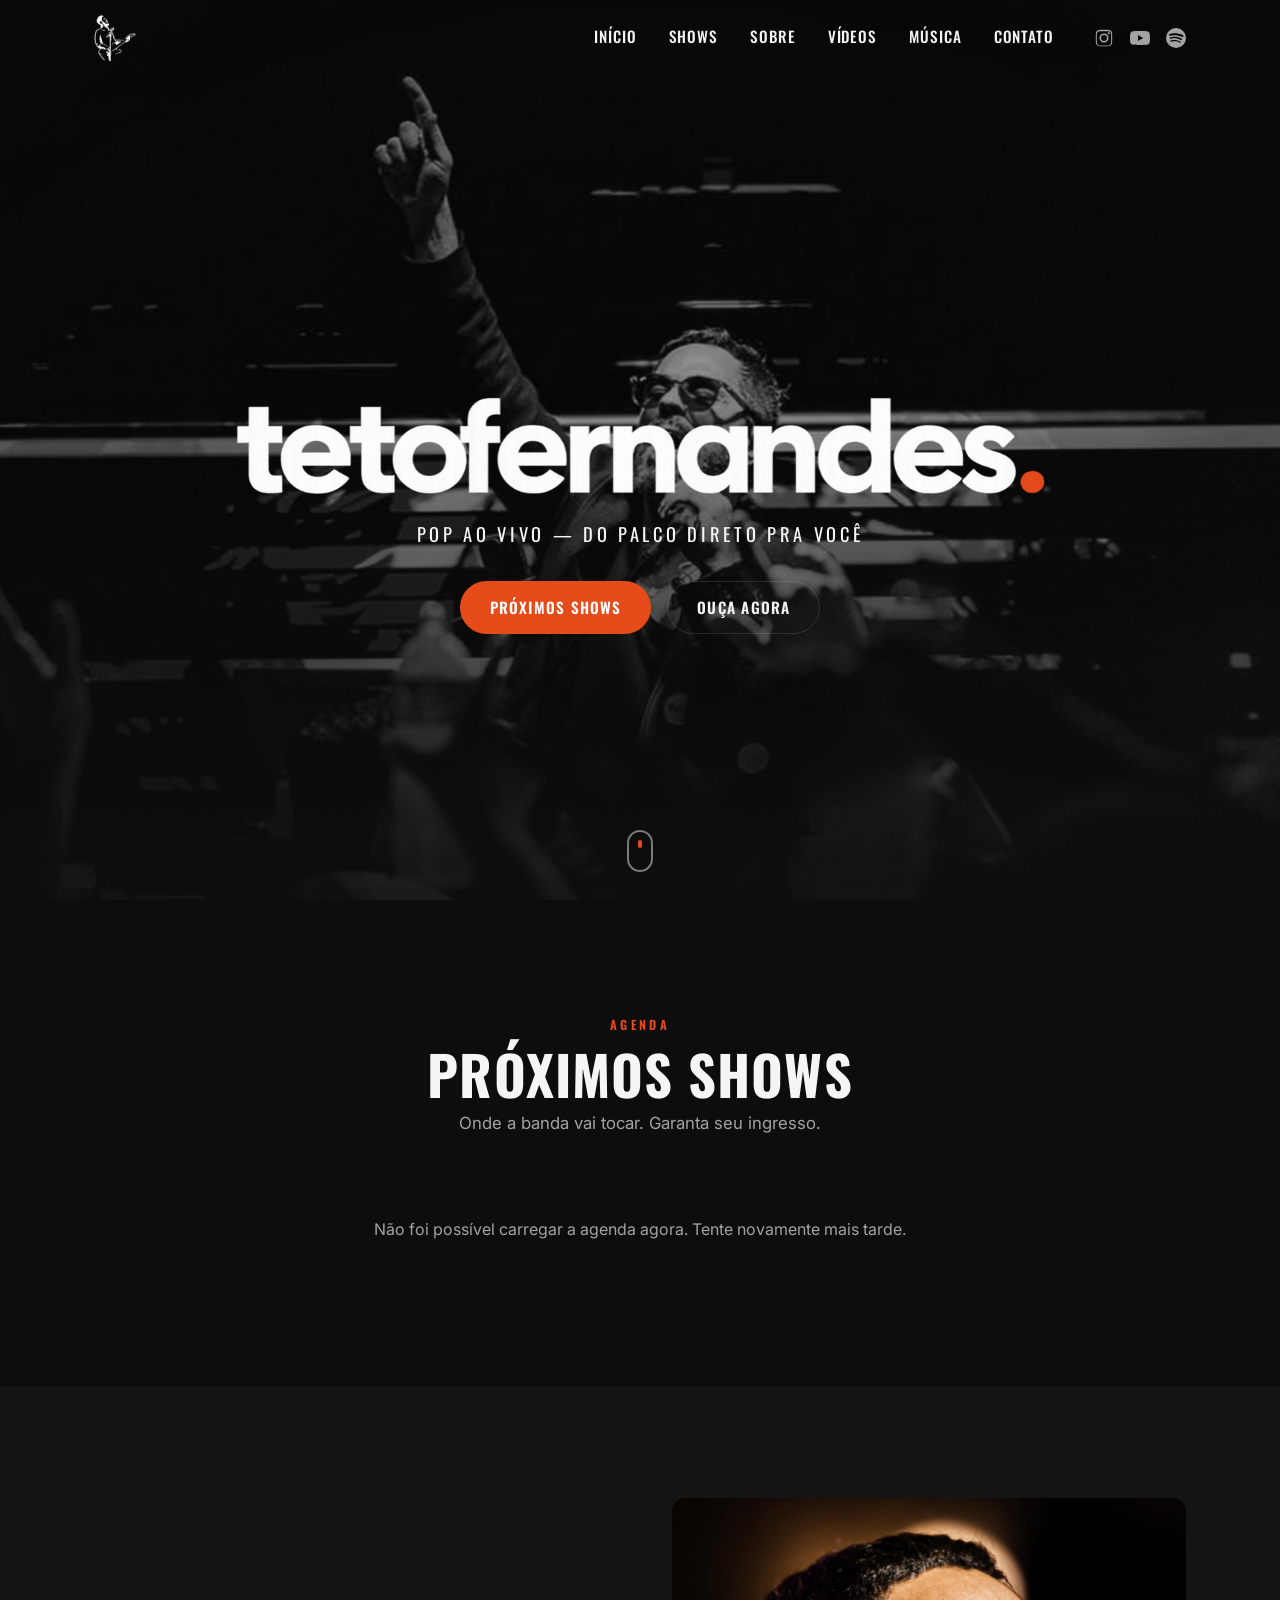
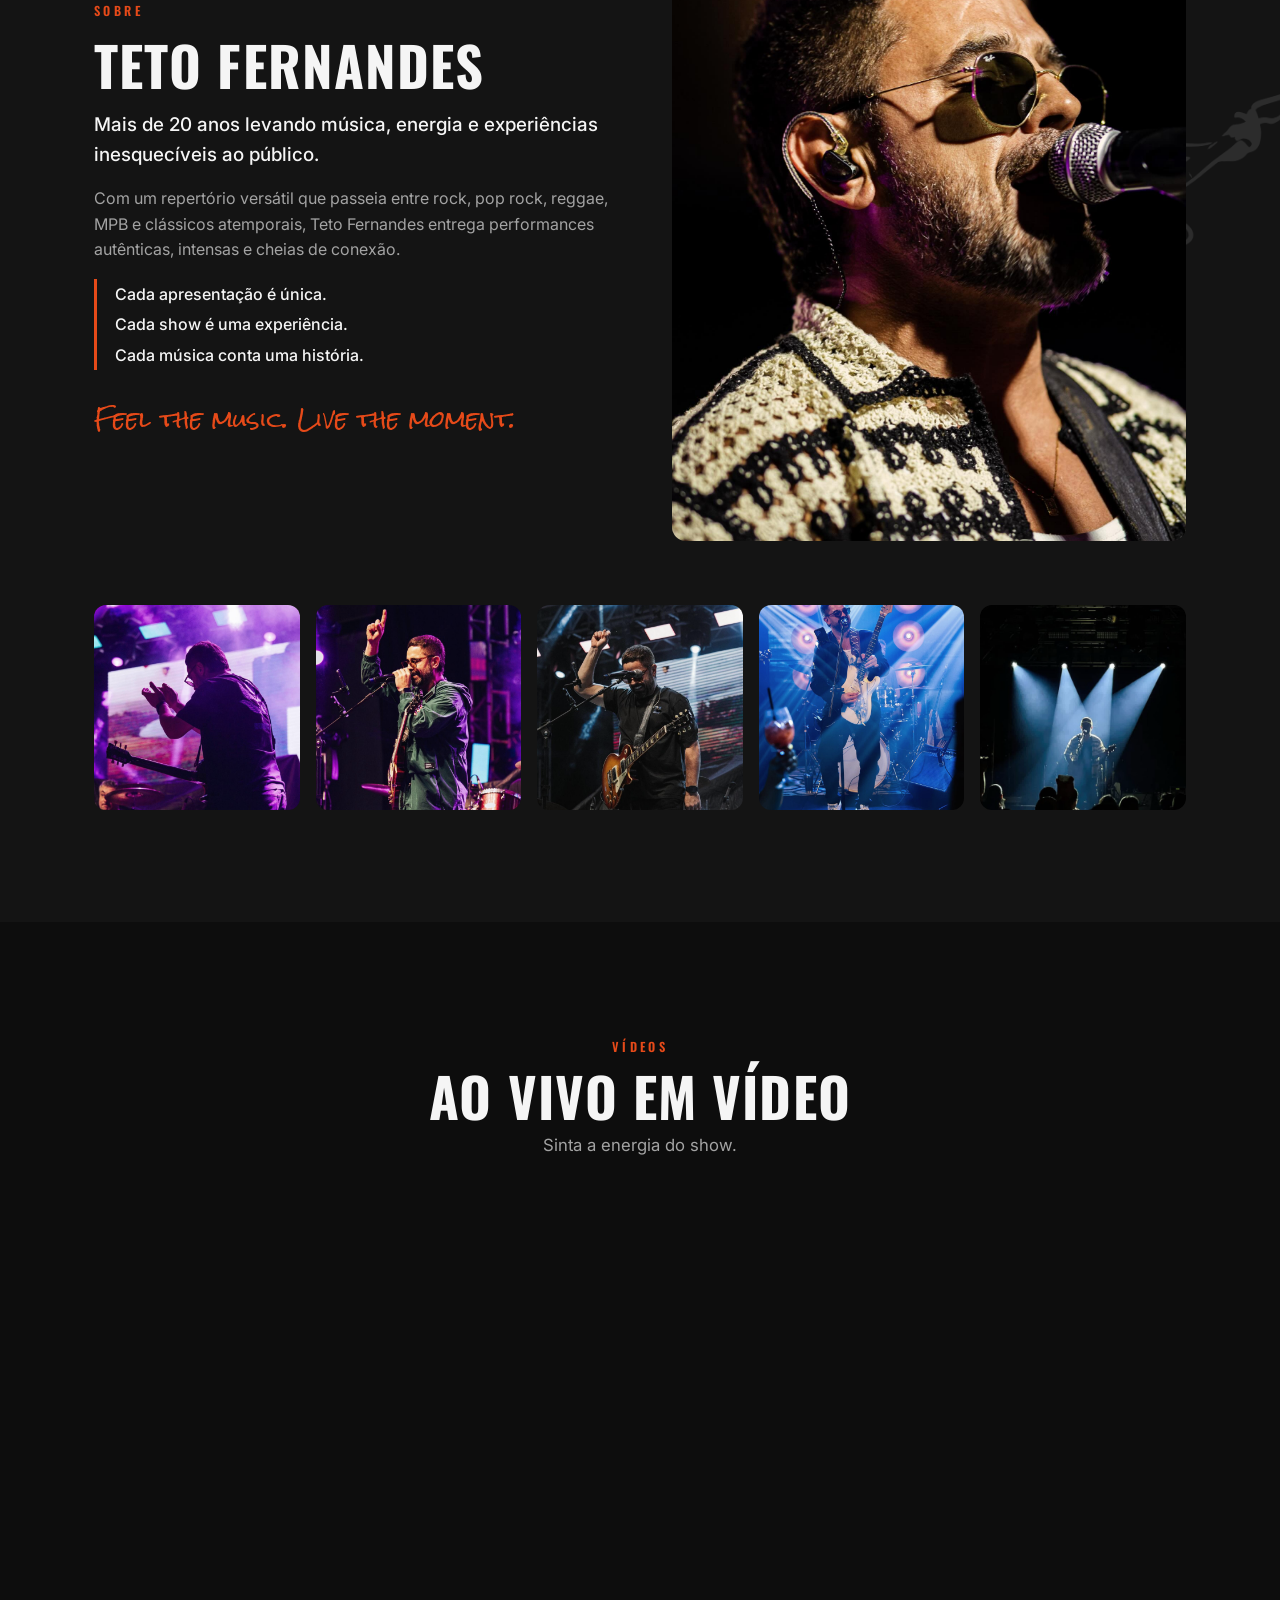
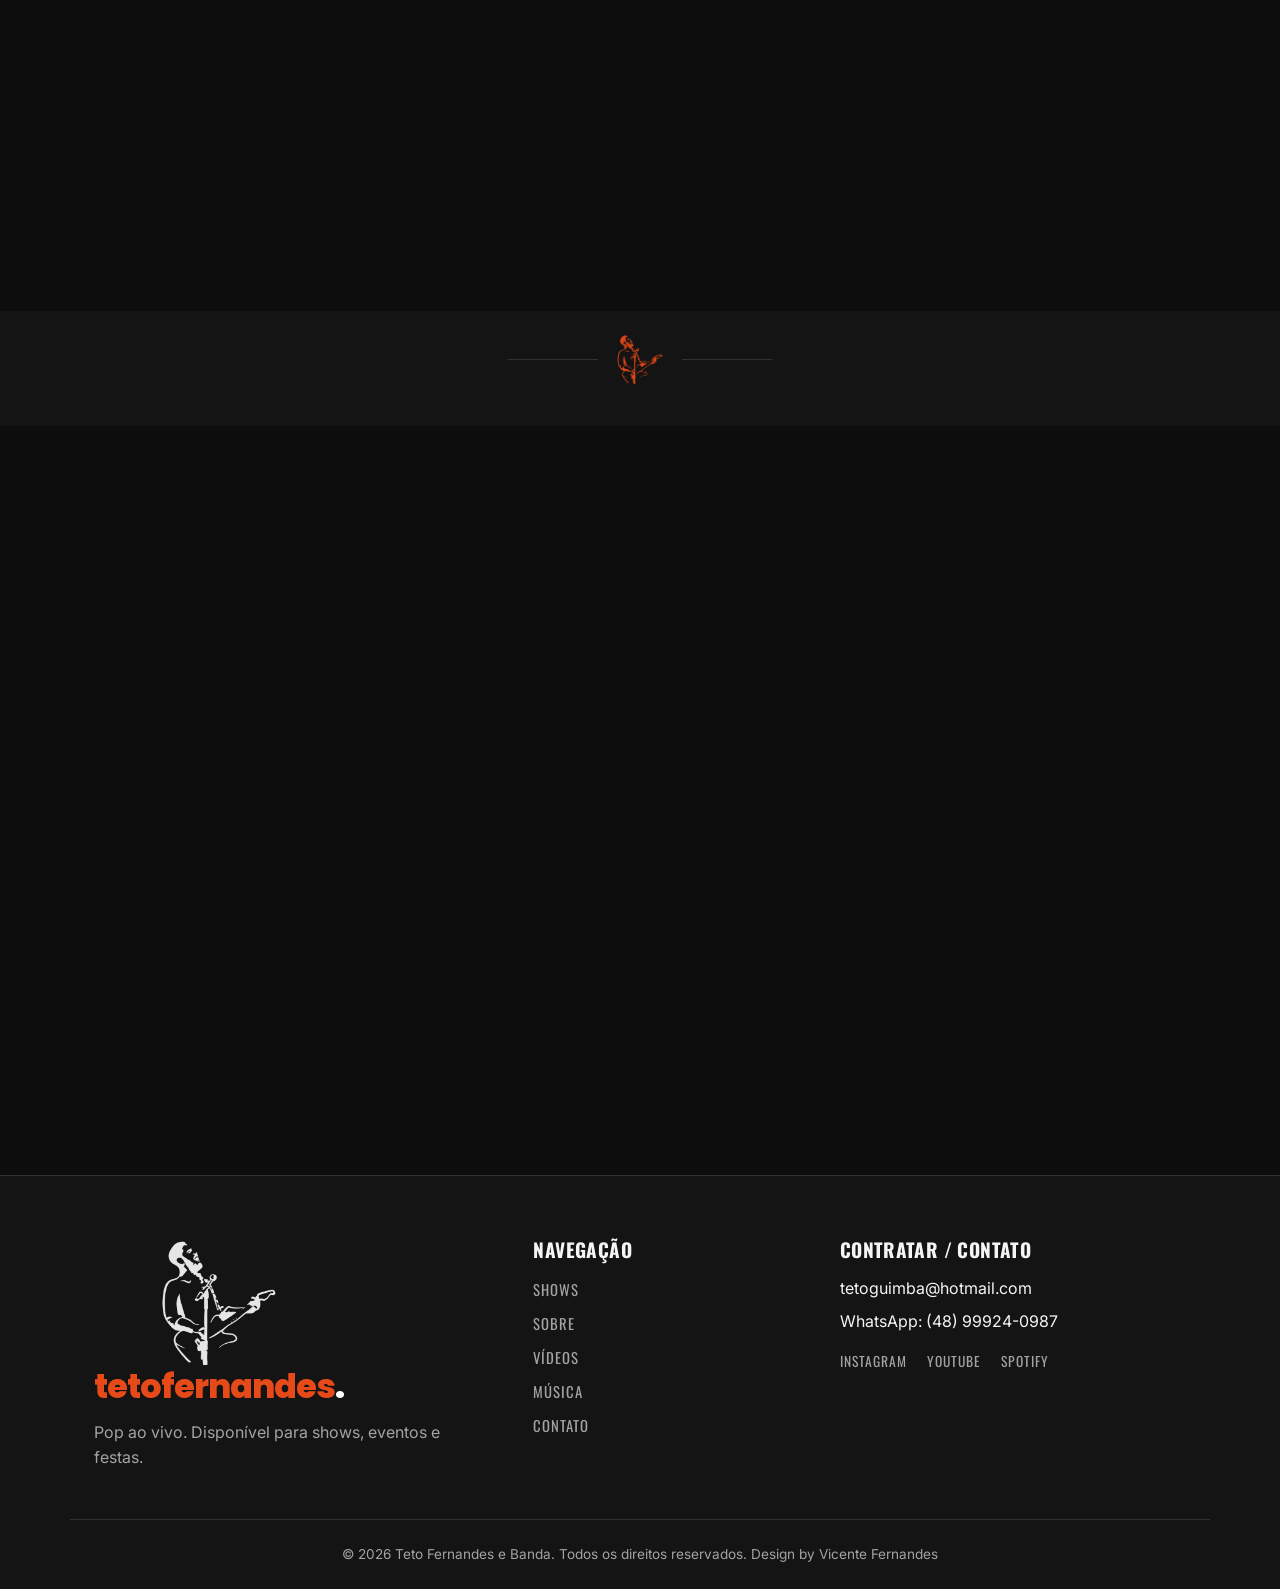
<file: index.html>
<!doctype html>
<html lang="pt-BR">
  <head>
    <meta charset="UTF-8" />
    <meta name="viewport" content="width=device-width, initial-scale=1.0" />
    <title>Teto Fernandes e Banda</title>
    <meta
      name="description"
      content="Teto Fernandes e Banda — pop ao vivo. Veja a agenda de shows, ouça as músicas e contrate a banda." />

    <!-- Open Graph / social preview -->
    <meta property="og:title" content="Teto Fernandes e Banda" />
    <meta
      property="og:description"
      content="Pop ao vivo. Agenda de shows, músicas e contato." />
    <meta property="og:type" content="website" />
    <meta property="og:image" content="assets/img/sobre3.jpg" />

    <link rel="icon" type="image/png" href="assets/img/favicon.png" />

    <!-- Fonts -->
    <link rel="preconnect" href="https://fonts.googleapis.com" />
    <link rel="preconnect" href="https://fonts.gstatic.com" crossorigin />
    <link
      href="https://fonts.googleapis.com/css2?family=Oswald:wght@400;500;600;700&family=Poppins:wght@700;800&family=Inter:wght@400;500;600&family=Rock+Salt&display=swap"
      rel="stylesheet" />

    <link rel="stylesheet" href="styles.css" />
  </head>
  <body>
    <!-- ===================== HEADER ===================== -->
    <header class="site-header" id="header">
      <div class="container header-inner">
        <a
          href="#hero"
          class="brand"
          aria-label="Teto Fernandes e Banda — início">
          <img
            class="brand-silhouette"
            src="assets/img/silhouette.png"
            alt="Teto Fernandes" />
        </a>

        <nav class="nav" id="nav" aria-label="Navegação principal">
          <ul class="nav-list">
            <li><a href="#hero">Início</a></li>
            <li><a href="#shows">Shows</a></li>
            <li><a href="#sobre">Sobre</a></li>
            <li><a href="#videos">Vídeos</a></li>
            <li><a href="#musica">Música</a></li>
            <li><a href="#contato">Contato</a></li>
          </ul>
          <div class="nav-social">
            <a
              href="https://instagram.com/tetofernandes"
              target="_blank"
              rel="noopener"
              aria-label="Instagram">
              <svg
                viewBox="0 0 24 24"
                width="20"
                height="20"
                fill="currentColor">
                <path
                  d="M12 2.16c3.2 0 3.58.01 4.85.07 1.17.05 1.8.25 2.23.41.56.22.96.48 1.38.9.42.42.68.82.9 1.38.16.42.36 1.06.41 2.23.06 1.27.07 1.65.07 4.85s-.01 3.58-.07 4.85c-.05 1.17-.25 1.8-.41 2.23-.22.56-.48.96-.9 1.38-.42.42-.82.68-1.38.9-.42.16-1.06.36-2.23.41-1.27.06-1.65.07-4.85.07s-3.58-.01-4.85-.07c-1.17-.05-1.8-.25-2.23-.41a3.7 3.7 0 0 1-1.38-.9 3.7 3.7 0 0 1-.9-1.38c-.16-.42-.36-1.06-.41-2.23C2.17 15.58 2.16 15.2 2.16 12s.01-3.58.07-4.85c.05-1.17.25-1.8.41-2.23.22-.56.48-.96.9-1.38.42-.42.82-.68 1.38-.9.42-.16 1.06-.36 2.23-.41C8.42 2.17 8.8 2.16 12 2.16Zm0 1.62c-3.15 0-3.5.01-4.74.07-.9.04-1.38.19-1.71.32-.43.17-.74.37-1.06.69-.32.32-.52.63-.69 1.06-.13.33-.28.81-.32 1.71-.06 1.24-.07 1.59-.07 4.74s.01 3.5.07 4.74c.04.9.19 1.38.32 1.71.17.43.37.74.69 1.06.32.32.63.52 1.06.69.33.13.81.28 1.71.32 1.24.06 1.59.07 4.74.07s3.5-.01 4.74-.07c.9-.04 1.38-.19 1.71-.32.43-.17.74-.37 1.06-.69.32-.32.52-.63.69-1.06.13-.33.28-.81.32-1.71.06-1.24.07-1.59.07-4.74s-.01-3.5-.07-4.74c-.04-.9-.19-1.38-.32-1.71a2.85 2.85 0 0 0-.69-1.06 2.85 2.85 0 0 0-1.06-.69c-.33-.13-.81-.28-1.71-.32-1.24-.06-1.59-.07-4.74-.07Zm0 2.76a5.46 5.46 0 1 1 0 10.92 5.46 5.46 0 0 1 0-10.92Zm0 9a3.54 3.54 0 1 0 0-7.08 3.54 3.54 0 0 0 0 7.08Zm6.95-9.22a1.28 1.28 0 1 1-2.55 0 1.28 1.28 0 0 1 2.55 0Z" />
              </svg>
            </a>
            <a
              href="https://www.youtube.com/tetofernandes"
              target="_blank"
              rel="noopener"
              aria-label="YouTube">
              <svg
                viewBox="0 0 24 24"
                width="20"
                height="20"
                fill="currentColor">
                <path
                  d="M23.5 6.2a3 3 0 0 0-2.1-2.1C19.5 3.6 12 3.6 12 3.6s-7.5 0-9.4.5A3 3 0 0 0 .5 6.2C0 8.1 0 12 0 12s0 3.9.5 5.8a3 3 0 0 0 2.1 2.1c1.9.5 9.4.5 9.4.5s7.5 0 9.4-.5a3 3 0 0 0 2.1-2.1c.5-1.9.5-5.8.5-5.8s0-3.9-.5-5.8ZM9.6 15.6V8.4l6.2 3.6-6.2 3.6Z" />
              </svg>
            </a>
            <a
              href="https://open.spotify.com/artist/6eYhTbcZ08PxT9TpKpBpat"
              target="_blank"
              rel="noopener"
              aria-label="Spotify">
              <svg
                viewBox="0 0 24 24"
                width="20"
                height="20"
                fill="currentColor">
                <path
                  d="M12 0a12 12 0 1 0 0 24 12 12 0 0 0 0-24Zm5.5 17.3a.75.75 0 0 1-1.03.25c-2.82-1.72-6.37-2.11-10.55-1.16a.75.75 0 1 1-.33-1.46c4.57-1.04 8.5-.59 11.66 1.34.35.22.46.68.25 1.03Zm1.47-3.27a.94.94 0 0 1-1.29.31c-3.23-1.99-8.16-2.56-11.98-1.4a.94.94 0 1 1-.55-1.8c4.37-1.33 9.8-.69 13.5 1.6.44.27.58.85.32 1.29Zm.13-3.4C15.3 8.34 8.78 8.13 5.07 9.26a1.12 1.12 0 1 1-.65-2.15c4.26-1.29 11.46-1.04 15.99 1.65a1.12 1.12 0 1 1-1.15 1.93Z" />
              </svg>
            </a>
          </div>
        </nav>

        <button
          class="nav-toggle"
          id="navToggle"
          aria-label="Abrir menu"
          aria-expanded="false"
          aria-controls="nav">
          <span></span><span></span><span></span>
        </button>
      </div>
    </header>

    <!-- ===================== HERO ===================== -->
    <section class="hero" id="hero">
      <img
        class="hero-img"
        src="assets/img/hero-bg.jpg"
        alt=""
        aria-hidden="true" />
      <div class="hero-overlay"></div>
      <div class="container hero-content">
        <h1 class="hero-logo">
          <img
            class="hero-logo-text"
            src="assets/img/hero-logo-2.png"
            alt="Teto Fernandes e Banda" />
        </h1>
        <p class="hero-tagline">Pop ao vivo &mdash; do palco direto pra você</p>
        <div class="hero-actions">
          <a href="#shows" class="btn btn-primary">Próximos Shows</a>
          <a href="#musica" class="btn btn-ghost">Ouça Agora</a>
        </div>
      </div>
      <a href="#shows" class="scroll-cue" aria-label="Rolar para baixo">
        <span></span>
      </a>
    </section>

    <!-- ===================== SHOWS / AGENDA ===================== -->
    <section class="section shows" id="shows">
      <div class="container">
        <header class="section-head reveal">
          <span class="eyebrow">Agenda</span>
          <h2>Próximos Shows</h2>
          <p class="section-sub">
            Onde a banda vai tocar. Garanta seu ingresso.
          </p>
        </header>

        <div class="agenda" id="agenda" aria-live="polite">
          <p class="agenda-state" id="agendaState">Carregando agenda…</p>
        </div>
      </div>
    </section>

    <!-- ===================== SOBRE ===================== -->
    <section class="section sobre" id="sobre">
      <img
        class="reveal sobre-silhouette"
        src="assets/img/silhouette.png"
        alt=""
        aria-hidden="true" />
      <div class="container sobre-grid">
        <div class="sobre-text reveal">
          <span class="eyebrow">Sobre</span>
          <h2>Teto Fernandes</h2>
          <p class="sobre-lead">
            Mais de 20 anos levando música, energia e experiências inesquecíveis
            ao público.
          </p>
          <p>
            Com um repertório versátil que passeia entre rock, pop rock, reggae,
            MPB e clássicos atemporais, Teto Fernandes entrega performances
            autênticas, intensas e cheias de conexão.
          </p>
          <p class="sobre-lines">
            Cada apresentação é única.<br />
            Cada show é uma experiência.<br />
            Cada música conta uma história.
          </p>
          <p class="sobre-tagline">Feel the music. Live the moment.</p>
        </div>
        <div class="sobre-photo reveal">
          <img
            id="sobrePhoto"
            src="assets/img/sobre5.jpg"
            alt="Teto Fernandes e Banda ao vivo"
            loading="lazy" />
        </div>
      </div>

      <div class="container">
        <div class="gallery" id="gallery"></div>
      </div>
    </section>

    <!-- ===================== VÍDEOS ===================== -->
    <section class="section videos" id="videos">
      <div class="container">
        <header class="section-head reveal">
          <span class="eyebrow">Vídeos</span>
          <h2>Ao vivo em vídeo</h2>
          <p class="section-sub">Sinta a energia do show.</p>
        </header>
        <div class="video-wrap reveal">
          <iframe
            src="https://www.youtube-nocookie.com/embed/wGqQiQT9u88"
            title="Teto Fernandes e Banda — vídeo"
            loading="lazy"
            allow="accelerometer; clipboard-write; encrypted-media; gyroscope; picture-in-picture; web-share"
            allowfullscreen></iframe>
        </div>
        <div class="videos-cta reveal">
          <a
            class="btn btn-ghost"
            href="https://www.youtube.com/tetofernandes"
            target="_blank"
            rel="noopener"
            >Ver mais no YouTube</a
          >
        </div>
      </div>
    </section>

    <div class="section-divider" aria-hidden="true">
      <img src="assets/img/silhouette-orange.png" alt="" />
    </div>

    <!-- ===================== MÚSICA & CONTATO ===================== -->
    <section class="section musica" id="musica">
      <div class="container">
        <header class="section-head reveal">
          <span class="eyebrow">Música</span>
          <h2>Ouça Agora</h2>
          <p class="section-sub">Coloque os fones e dá o play.</p>
        </header>
        <div class="player reveal">
          <!-- Substitua pelo link real do Spotify/YouTube da banda -->
          <iframe
            title="Player do Spotify"
            src="https://open.spotify.com/embed/artist/6eYhTbcZ08PxT9TpKpBpat?utm_source=generator&theme=0"
            width="100%"
            height="352"
            frameborder="0"
            allow="
              autoplay;
              clipboard-write;
              encrypted-media;
              fullscreen;
              picture-in-picture;
            "
            loading="lazy"></iframe>
        </div>
      </div>
    </section>

    <!-- ===================== CONTATO / FOOTER ===================== -->
    <footer class="footer" id="contato">
      <div class="container footer-grid">
        <div class="footer-brand">
          <div class="footer-mark">
            <img
              class="footer-silhouette"
              src="assets/img/silhouette.png"
              alt=""
              aria-hidden="true" />
            <span class="wordmark wordmark--md footer-logo"
              >tetofernandes<span class="dot">.</span></span
            >
          </div>
          <p>Pop ao vivo. Disponível para shows, eventos e festas.</p>
        </div>
        <nav class="footer-nav" aria-label="Navegação do rodapé">
          <h3>Navegação</h3>
          <a href="#shows">Shows</a>
          <a href="#sobre">Sobre</a>
          <a href="#videos">Vídeos</a>
          <a href="#musica">Música</a>
          <a href="#contato">Contato</a>
        </nav>
        <div class="footer-contact">
          <h3>Contratar / Contato</h3>
          <p>
            <a href="mailto:tetoguimba@hotmail.com">tetoguimba@hotmail.com</a>
          </p>
          <p>
            <a href="https://wa.me/5548999240987" target="_blank" rel="noopener"
              >WhatsApp: (48) 99924-0987</a
            >
          </p>
          <div class="footer-social">
            <a
              href="https://instagram.com/tetofernandes"
              target="_blank"
              rel="noopener"
              aria-label="Instagram"
              >Instagram</a
            >
            <a
              href="https://www.youtube.com/tetofernandes"
              target="_blank"
              rel="noopener"
              aria-label="YouTube"
              >YouTube</a
            >
            <a
              href="https://open.spotify.com/artist/6eYhTbcZ08PxT9TpKpBpat"
              target="_blank"
              rel="noopener"
              aria-label="Spotify"
              >Spotify</a
            >
          </div>
        </div>
      </div>
      <div class="container footer-bottom">
        <p>
          &copy; <span id="year"></span> Teto Fernandes e Banda. Todos os
          direitos reservados. Design by Vicente Fernandes
        </p>
      </div>
    </footer>

    <!-- Botão flutuante de WhatsApp -->
    <a
      class="wa-float"
      href="https://wa.me/5548999240987?text=Ol%C3%A1%21%20Quero%20contratar%20a%20Teto%20Fernandes%20e%20Banda."
      target="_blank"
      rel="noopener"
      aria-label="Falar no WhatsApp">
      <svg class="wa-ico" viewBox="0 0 32 32" fill="currentColor" aria-hidden="true">
        <path d="M16 .5C7.4.5.5 7.4.5 16c0 2.8.7 5.4 2 7.7L.5 31.5l8-2.1c2.2 1.2 4.8 1.9 7.5 1.9 8.6 0 15.5-6.9 15.5-15.5S24.6.5 16 .5zm0 28.3c-2.4 0-4.7-.6-6.7-1.8l-.5-.3-4.8 1.3 1.3-4.6-.3-.5C3.9 20.6 3.2 18.4 3.2 16 3.2 8.9 8.9 3.2 16 3.2S28.8 8.9 28.8 16 23.1 28.8 16 28.8zm7.3-9.6c-.4-.2-2.4-1.2-2.7-1.3-.4-.1-.6-.2-.9.2s-1 1.3-1.3 1.5c-.2.2-.5.3-.9.1-.4-.2-1.7-.6-3.2-2-1.2-1.1-2-2.4-2.2-2.8-.2-.4 0-.6.2-.8.2-.2.4-.5.6-.7.2-.2.3-.4.4-.7.1-.3 0-.5 0-.7-.1-.2-.9-2.2-1.3-3-.3-.7-.6-.6-.9-.6h-.7c-.2 0-.6.1-1 .5-.3.4-1.3 1.3-1.3 3.1s1.3 3.6 1.5 3.9c.2.3 2.6 4 6.3 5.5.9.4 1.6.6 2.1.8.9.3 1.7.2 2.3.1.7-.1 2.4-1 2.7-1.9.3-.9.3-1.7.2-1.9-.1-.2-.3-.3-.7-.5z" />
      </svg>
      <span class="wa-label">Vamos conversar</span>
    </a>

    <script src="script.js"></script>
  </body>
</html>
</file>
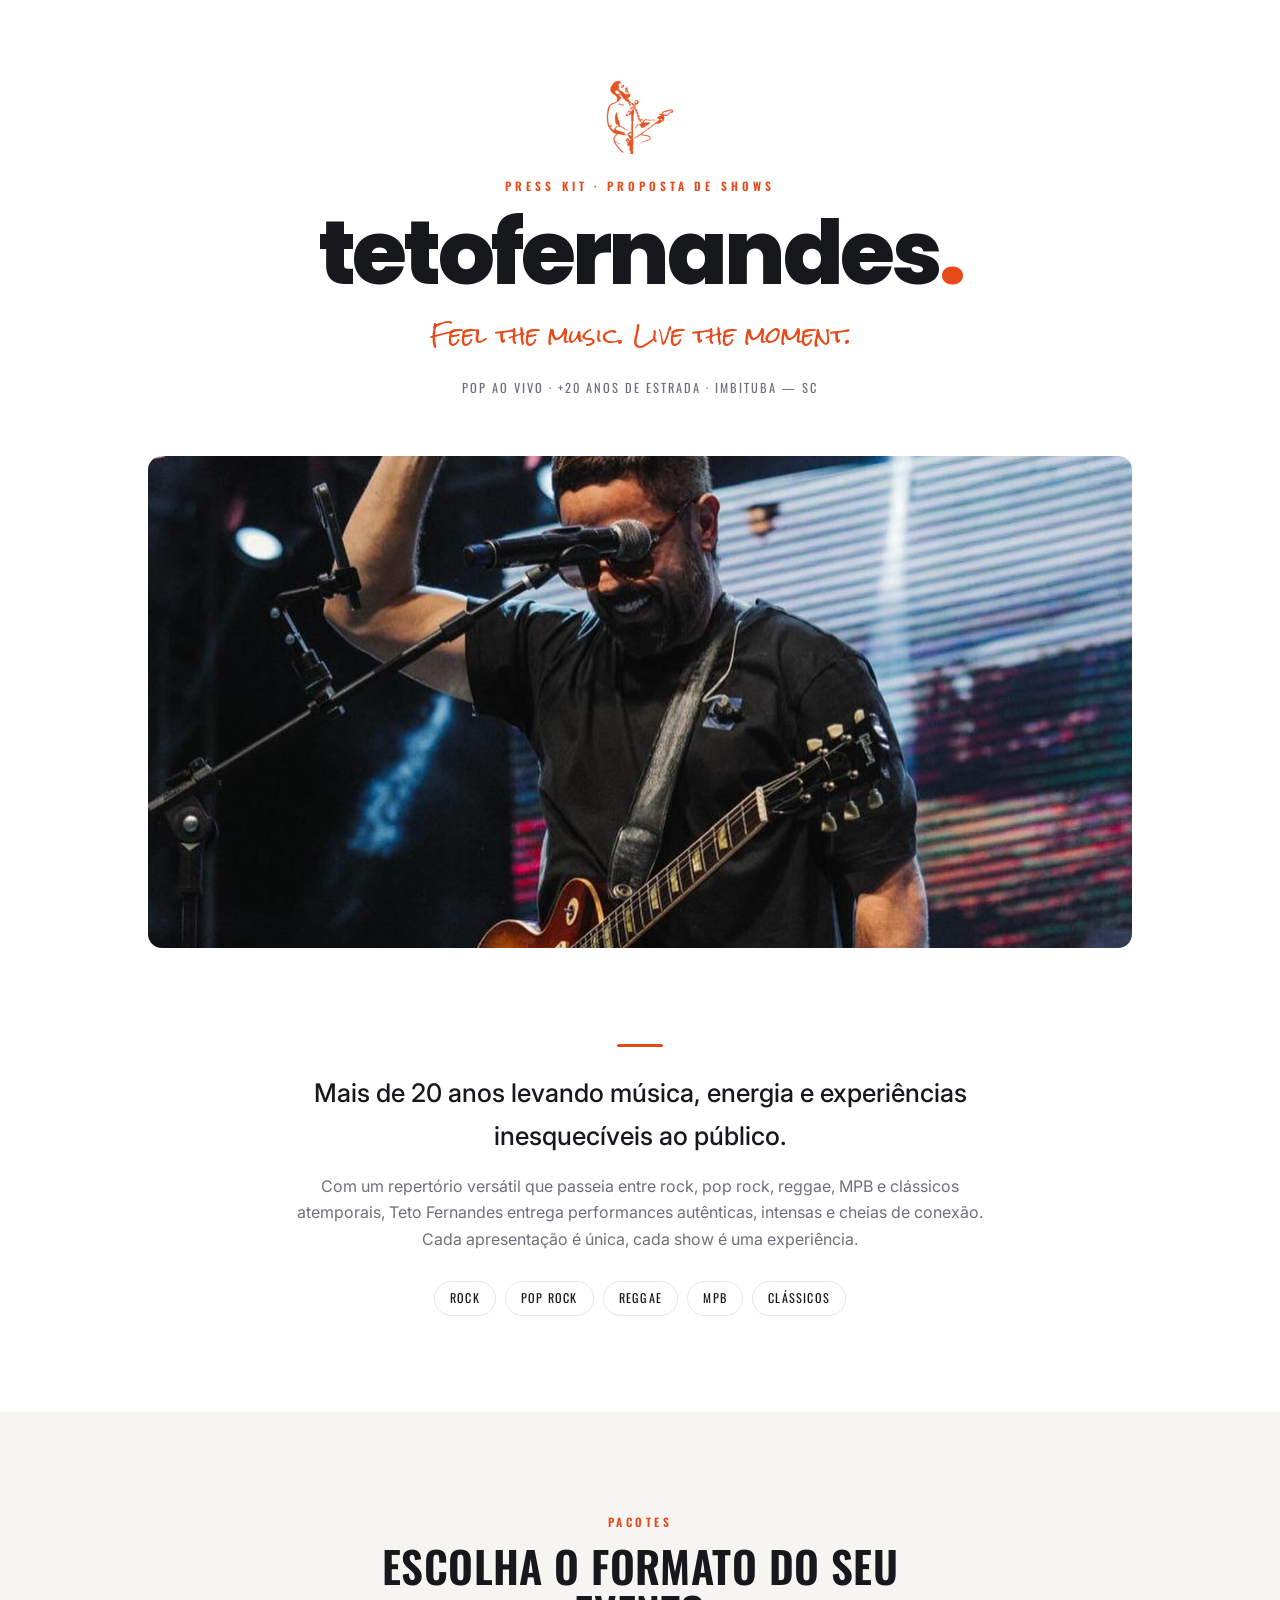
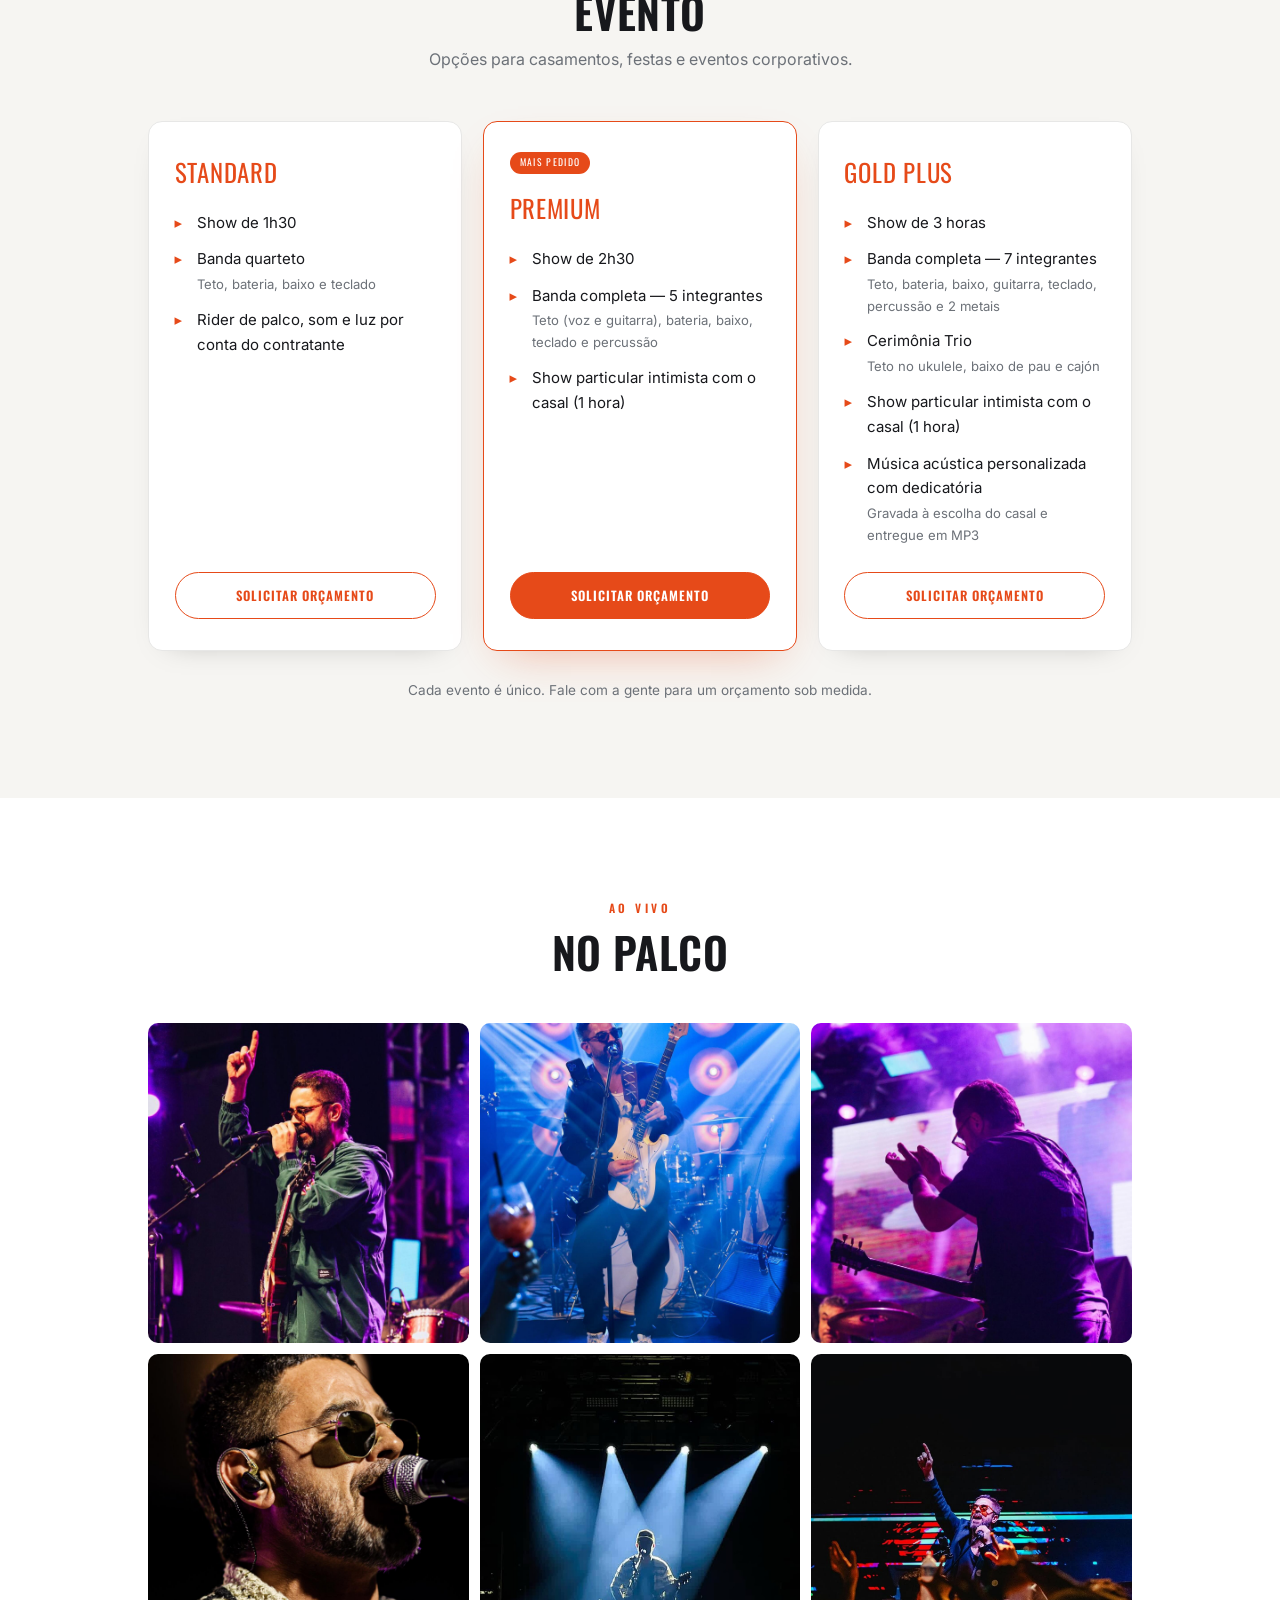
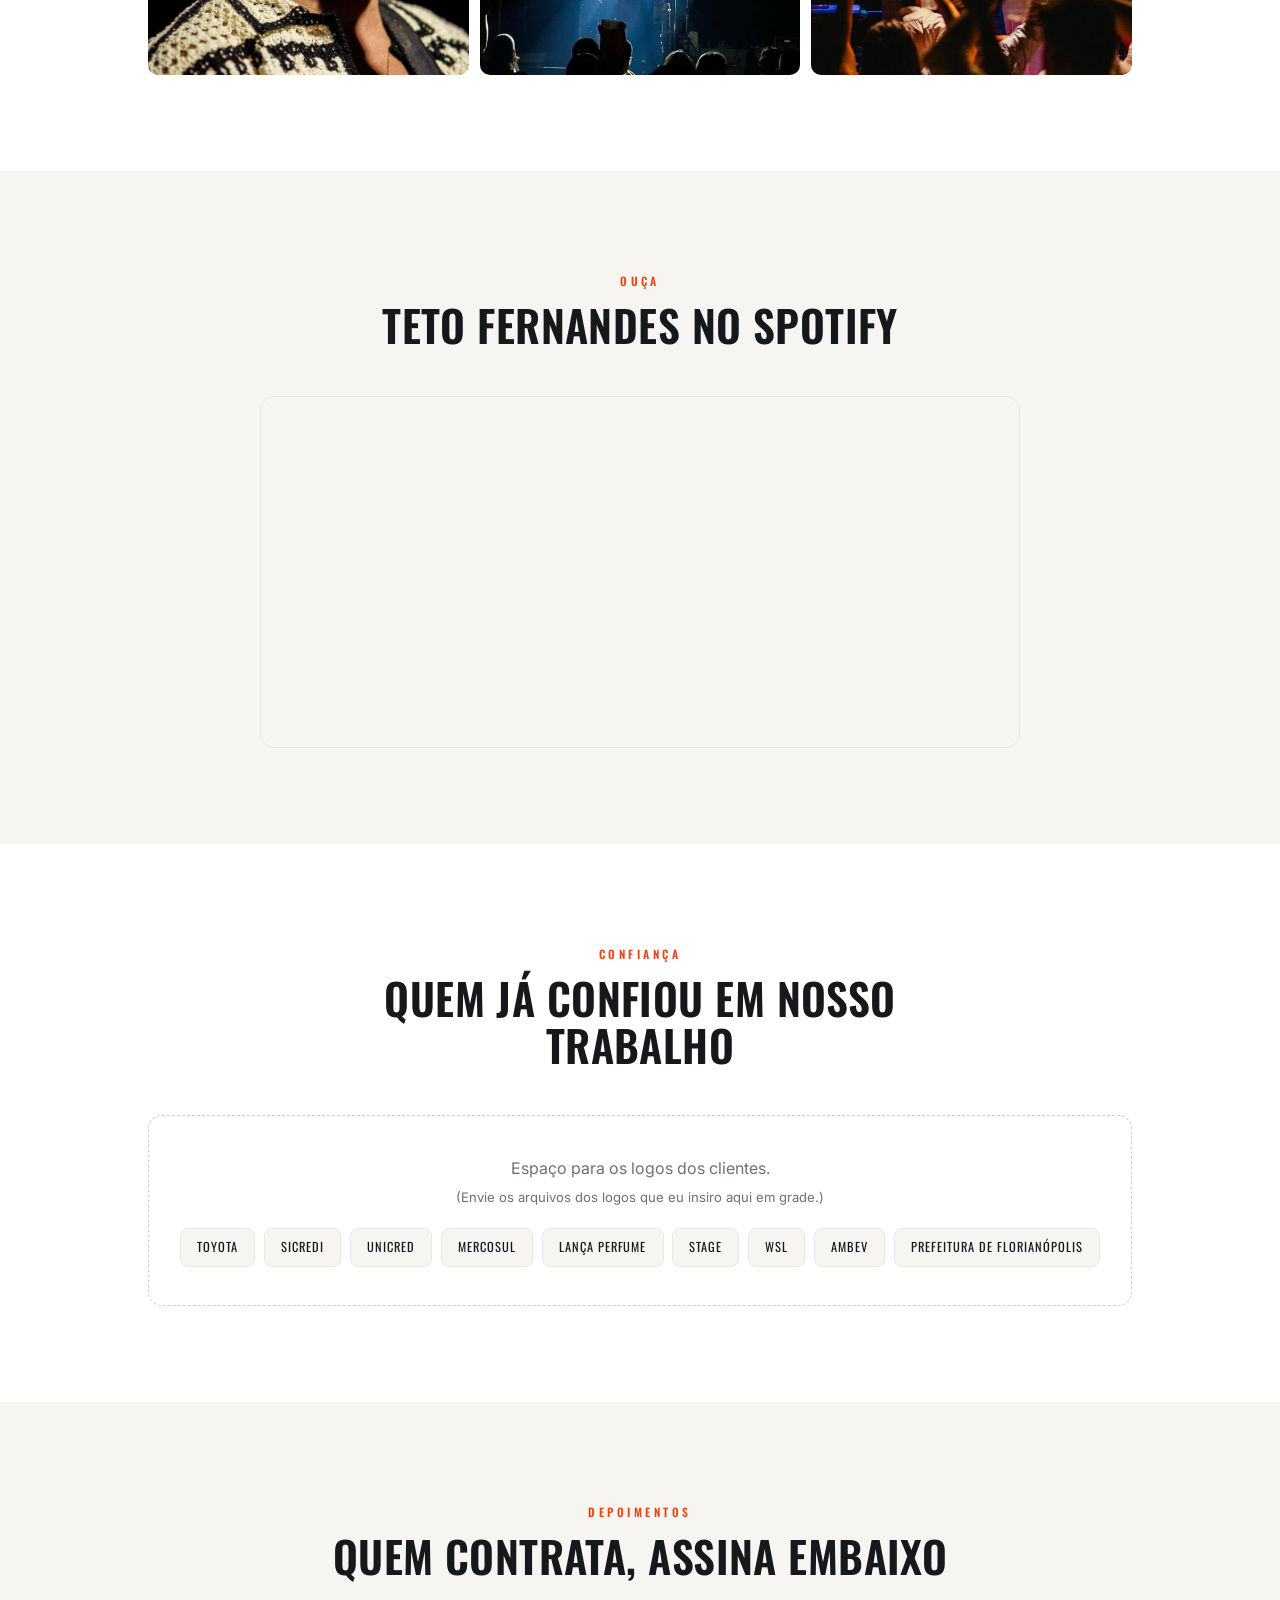
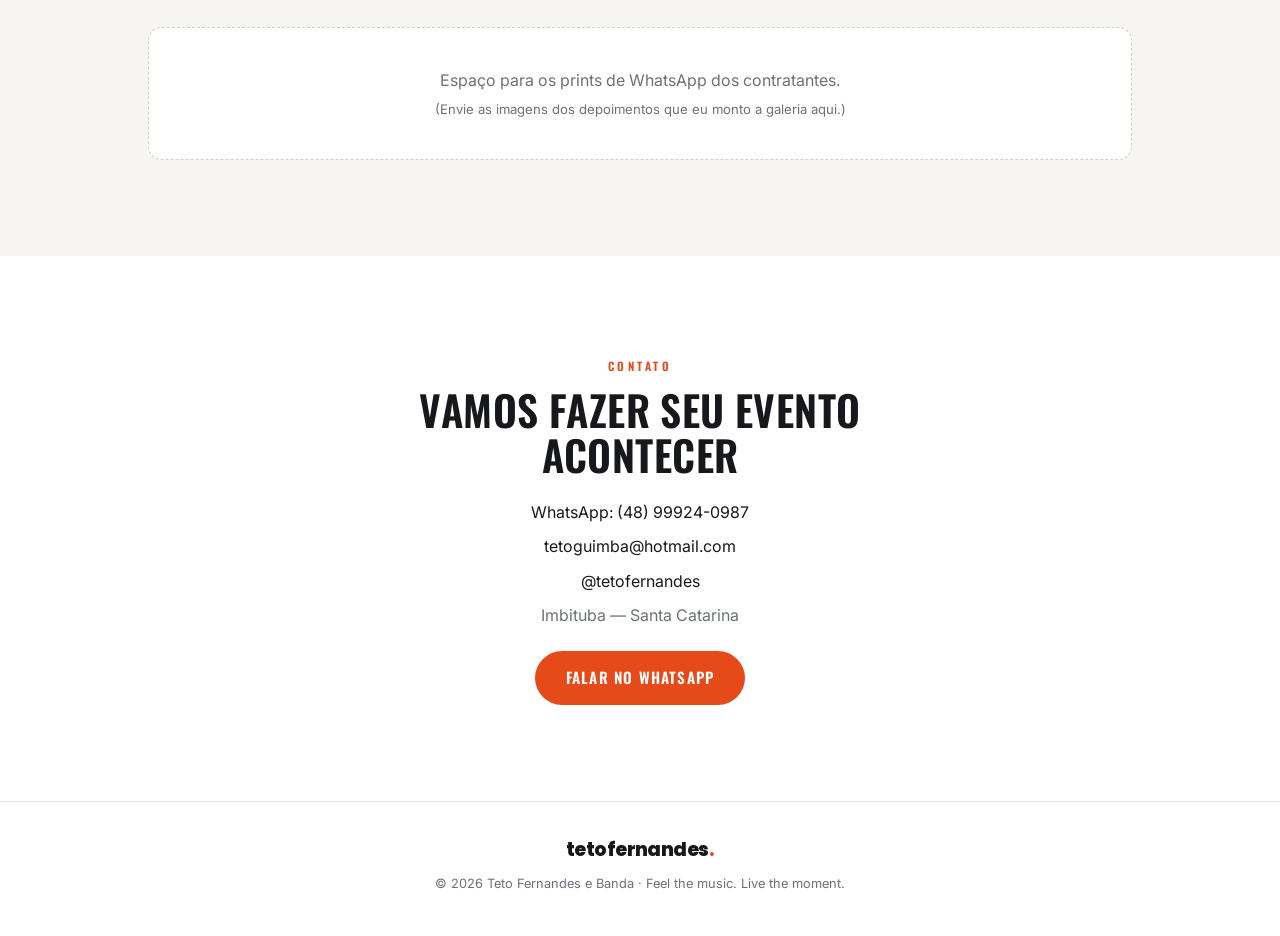
<file: epk.html>
<!doctype html>
<html lang="pt-BR">
  <head>
    <meta charset="UTF-8" />
    <meta name="viewport" content="width=device-width, initial-scale=1.0" />
    <title>Teto Fernandes e Banda — Press Kit / Proposta de Shows</title>
    <meta
      name="description"
      content="Press kit oficial de Teto Fernandes e Banda: pacotes de show, repertório, fotos e contato para contratação." />
    <meta property="og:title" content="Teto Fernandes e Banda — Press Kit" />
    <meta
      property="og:description"
      content="Pacotes de show, repertório e contato para contratação. Pop ao vivo, +20 anos de estrada." />
    <meta property="og:image" content="assets/img/sobre3.jpg" />
    <link rel="icon" type="image/png" href="assets/img/favicon.png" />

    <link rel="preconnect" href="https://fonts.googleapis.com" />
    <link rel="preconnect" href="https://fonts.gstatic.com" crossorigin />
    <link
      href="https://fonts.googleapis.com/css2?family=Oswald:wght@400;500;600;700&family=Poppins:wght@700;800&family=Inter:wght@400;500;600&family=Rock+Salt&display=swap"
      rel="stylesheet" />

    <style>
      :root {
        --ink: #17181c;
        --muted: #6c7178;
        --line: #e7e7e6;
        --bg: #ffffff;
        --soft: #f6f5f2;
        --accent: #e64a19;
        --maxw: 1040px;
        --radius: 14px;
        --f-display: "Oswald", system-ui, sans-serif;
        --f-brand: "Poppins", system-ui, sans-serif;
        --f-body: "Inter", system-ui, sans-serif;
      }
      * { box-sizing: border-box; margin: 0; padding: 0; }
      body {
        font-family: var(--f-body);
        color: var(--ink);
        background: var(--bg);
        line-height: 1.65;
        -webkit-font-smoothing: antialiased;
        -webkit-print-color-adjust: exact;
        print-color-adjust: exact;
      }
      img { max-width: 100%; display: block; }
      a { color: inherit; }
      .wrap { width: 100%; max-width: var(--maxw); margin: 0 auto; padding: 0 28px; }

      h1, h2, h3 { font-family: var(--f-display); font-weight: 600; line-height: 1.08; letter-spacing: 0.01em; }
      .eyebrow {
        font-family: var(--f-display); text-transform: uppercase; letter-spacing: 0.3em;
        font-size: 0.72rem; color: var(--accent); font-weight: 600;
      }
      .rule { width: 46px; height: 3px; background: var(--accent); border-radius: 3px; }

      section { padding: clamp(3.2rem, 8vw, 6rem) 0; }
      section.soft { background: var(--soft); }
      .sec-head { max-width: 640px; margin: 0 auto clamp(2rem, 4vw, 3rem); text-align: center; }
      .sec-head .eyebrow { display: inline-block; margin-bottom: 0.7rem; }
      .sec-head h2 { font-size: clamp(1.7rem, 4vw, 2.7rem); text-transform: uppercase; }
      .sec-head p { color: var(--muted); margin-top: 0.7rem; }

      /* ---------- Capa ---------- */
      .cover { text-align: center; padding-top: clamp(3rem, 7vw, 5rem); }
      .cover .silh { width: 68px; margin: 0 auto 1.4rem; opacity: 0.95; }
      .cover .kicker {
        font-family: var(--f-display); text-transform: uppercase; letter-spacing: 0.34em;
        font-size: 0.72rem; color: var(--accent); font-weight: 600;
      }
      .cover .logo {
        font-family: var(--f-brand); font-weight: 800; text-transform: lowercase;
        letter-spacing: -0.04em; color: var(--ink);
        font-size: clamp(2.6rem, 9vw, 5.6rem); line-height: 1; margin: 0.8rem 0 0;
      }
      .cover .logo .dot { color: var(--accent); }
      .cover .sign { font-family: "Rock Salt", cursive; color: var(--accent); font-size: clamp(1rem, 3vw, 1.4rem); margin-top: 1.3rem; }
      .cover .meta {
        margin-top: 1.4rem; color: var(--muted);
        font-family: var(--f-display); text-transform: uppercase; letter-spacing: 0.16em; font-size: 0.78rem;
      }
      .cover-photo {
        margin: clamp(2.4rem, 5vw, 3.6rem) auto 0; max-width: var(--maxw);
        border-radius: var(--radius); overflow: hidden;
      }
      .cover-photo img { width: 100%; aspect-ratio: 16 / 8; object-fit: cover; }

      /* ---------- Bio ---------- */
      .bio { max-width: 760px; margin: 0 auto; text-align: center; }
      .bio .rule { margin: 0 auto 1.6rem; }
      .bio .lead { font-size: clamp(1.2rem, 2.6vw, 1.6rem); font-weight: 500; }
      .bio p.sub { color: var(--muted); margin-top: 1rem; }
      .genres { display: flex; flex-wrap: wrap; gap: 0.55rem; justify-content: center; margin-top: 1.8rem; }
      .genres span {
        font-family: var(--f-display); text-transform: uppercase; letter-spacing: 0.1em; font-size: 0.76rem;
        border: 1px solid var(--line); color: var(--ink); padding: 0.4rem 0.95rem; border-radius: 100px;
      }

      /* ---------- Pacotes ---------- */
      .pkgs { display: grid; grid-template-columns: repeat(3, 1fr); gap: 1.3rem; align-items: stretch; }
      .pkg {
        background: var(--bg); border: 1px solid var(--line); border-radius: var(--radius);
        padding: 1.9rem 1.6rem; display: flex; flex-direction: column;
        box-shadow: 0 10px 30px -22px rgba(0, 0, 0, 0.35);
      }
      .pkg.feat { border: 1.5px solid var(--accent); box-shadow: 0 18px 44px -20px rgba(230, 74, 25, 0.4); }
      .pkg .tag {
        align-self: flex-start; margin-bottom: 0.9rem;
        font-family: var(--f-display); text-transform: uppercase; letter-spacing: 0.14em; font-size: 0.6rem;
        color: #fff; background: var(--accent); padding: 3px 10px; border-radius: 100px;
      }
      .pkg .name { font-family: var(--f-display); text-transform: uppercase; letter-spacing: 0.03em; font-size: 1.55rem; color: var(--accent); }
      .pkg ul { list-style: none; margin: 1.1rem 0 1.6rem; display: flex; flex-direction: column; gap: 0.75rem; flex: 1; }
      .pkg li { font-size: 0.94rem; padding-left: 1.4rem; position: relative; }
      .pkg li::before { content: "▸"; color: var(--accent); position: absolute; left: 0; top: 0; }
      .pkg li small { display: block; color: var(--muted); font-size: 0.82rem; margin-top: 2px; }
      .pkg .price { font-family: var(--f-display); font-weight: 700; font-size: 2rem; line-height: 1; margin-top: auto; color: var(--ink); }
      .pkg .price small { display: block; font-family: var(--f-body); font-weight: 500; font-size: 0.72rem; color: var(--muted); letter-spacing: 0.1em; margin-bottom: 4px; text-transform: uppercase; }
      .pkg-note { text-align: center; color: var(--muted); font-size: 0.85rem; margin-top: 1.8rem; }
      .pkg-btn {
        margin-top: auto; display: inline-flex; align-items: center; justify-content: center;
        font-family: var(--f-display); font-weight: 600; text-transform: uppercase; letter-spacing: 0.08em;
        font-size: 0.8rem; padding: 0.75rem 1rem; border-radius: 100px; text-decoration: none;
        border: 1.5px solid var(--accent); color: var(--accent); background: transparent;
        transition: background 0.16s ease, color 0.16s ease, transform 0.16s ease;
      }
      .pkg-btn:hover { background: var(--accent); color: #fff; transform: translateY(-2px); }
      .pkg.feat .pkg-btn { background: var(--accent); color: #fff; }
      .pkg.feat .pkg-btn:hover { background: #cf3f12; }

      /* ---------- Galeria ---------- */
      .gal { display: grid; grid-template-columns: repeat(3, 1fr); gap: 0.7rem; }
      .gal img { width: 100%; aspect-ratio: 1 / 1; object-fit: cover; border-radius: 10px; }

      /* ---------- Player ---------- */
      .player { max-width: 760px; margin: 0 auto; }
      .player iframe { border-radius: var(--radius); display: block; border: 1px solid var(--line); }

      /* ---------- Placeholder / clientes ---------- */
      .placeholder {
        border: 1px dashed #cfcfcd; border-radius: var(--radius); padding: 2.4rem 1.5rem; text-align: center; color: var(--muted); background: var(--bg);
      }
      .chips { display: flex; flex-wrap: wrap; gap: 0.55rem; justify-content: center; margin-top: 1.2rem; }
      .chips span {
        font-family: var(--f-display); text-transform: uppercase; letter-spacing: 0.08em; font-size: 0.78rem;
        background: var(--soft); border: 1px solid var(--line); color: var(--ink); padding: 0.5rem 1rem; border-radius: 8px;
      }

      /* ---------- Contato ---------- */
      .contact { text-align: center; max-width: 620px; margin: 0 auto; }
      .contact .rule { margin: 1.2rem auto 0; }
      .contact .lines { margin: 1.4rem 0; display: flex; flex-direction: column; gap: 0.5rem; color: var(--muted); }
      .contact .lines a { color: var(--ink); text-decoration: none; }
      .contact .lines a:hover { color: var(--accent); }
      .btn {
        display: inline-flex; align-items: center; gap: 0.5rem;
        font-family: var(--f-display); font-weight: 600; text-transform: uppercase; letter-spacing: 0.08em;
        font-size: 0.95rem; padding: 0.9rem 1.9rem; border-radius: 100px; text-decoration: none;
        background: var(--accent); color: #fff; transition: transform 0.16s ease, background 0.16s ease;
      }
      .btn:hover { transform: translateY(-2px); background: #cf3f12; }

      /* ---------- Rodapé ---------- */
      footer { border-top: 1px solid var(--line); padding: 2rem 0 2.6rem; text-align: center; }
      footer .brand { font-family: var(--f-brand); font-weight: 800; text-transform: lowercase; letter-spacing: -0.03em; font-size: 1.2rem; }
      footer .brand .dot { color: var(--accent); }
      footer .fine { color: var(--muted); font-size: 0.8rem; margin-top: 0.5rem; }

      @media (max-width: 820px) {
        .pkgs { grid-template-columns: 1fr; }
        .gal { grid-template-columns: repeat(2, 1fr); }
        .cover-photo img { aspect-ratio: 4 / 3; }
      }
    </style>
  </head>

  <body>
    <!-- ===================== CAPA ===================== -->
    <header class="cover">
      <div class="wrap">
        <img class="silh" src="assets/img/silhouette-orange.png" alt="" aria-hidden="true" />
        <p class="kicker">Press Kit · Proposta de Shows</p>
        <div class="logo">tetofernandes<span class="dot">.</span></div>
        <p class="sign">Feel the music. Live the moment.</p>
        <p class="meta">Pop ao vivo · +20 anos de estrada · Imbituba — SC</p>
      </div>
      <div class="wrap">
        <div class="cover-photo"><img src="assets/img/sobre3.jpg" alt="Teto Fernandes e Banda ao vivo" /></div>
      </div>
    </header>

    <!-- ===================== BIO ===================== -->
    <section>
      <div class="wrap bio">
        <div class="rule"></div>
        <p class="lead">
          Mais de 20 anos levando música, energia e experiências inesquecíveis ao
          público.
        </p>
        <p class="sub">
          Com um repertório versátil que passeia entre rock, pop rock, reggae, MPB
          e clássicos atemporais, Teto Fernandes entrega performances autênticas,
          intensas e cheias de conexão. Cada apresentação é única, cada show é uma
          experiência.
        </p>
        <div class="genres">
          <span>Rock</span><span>Pop Rock</span><span>Reggae</span>
          <span>MPB</span><span>Clássicos</span>
        </div>
      </div>
    </section>

    <!-- ===================== PACOTES ===================== -->
    <section class="soft">
      <div class="wrap">
        <div class="sec-head">
          <span class="eyebrow">Pacotes</span>
          <h2>Escolha o formato do seu evento</h2>
          <p>Opções para casamentos, festas e eventos corporativos.</p>
        </div>

        <div class="pkgs">
          <!-- STANDARD -->
          <article class="pkg">
            <div class="name">Standard</div>
            <ul>
              <li>Show de 1h30</li>
              <li>Banda quarteto<small>Teto, bateria, baixo e teclado</small></li>
              <li>Rider de palco, som e luz por conta do contratante</li>
            </ul>
            <a class="pkg-btn" href="https://wa.me/5548999240987?text=Ol%C3%A1%21%20Tenho%20interesse%20no%20pacote%20Standard.%20Pode%20me%20enviar%20um%20or%C3%A7amento%3F" target="_blank" rel="noopener">Solicitar orçamento</a>
          </article>

          <!-- PREMIUM -->
          <article class="pkg feat">
            <span class="tag">Mais pedido</span>
            <div class="name">Premium</div>
            <ul>
              <li>Show de 2h30</li>
              <li>Banda completa — 5 integrantes<small>Teto (voz e guitarra), bateria, baixo, teclado e percussão</small></li>
              <li>Show particular intimista com o casal (1 hora)</li>
            </ul>
            <a class="pkg-btn" href="https://wa.me/5548999240987?text=Ol%C3%A1%21%20Tenho%20interesse%20no%20pacote%20Premium.%20Pode%20me%20enviar%20um%20or%C3%A7amento%3F" target="_blank" rel="noopener">Solicitar orçamento</a>
          </article>

          <!-- GOLD PLUS -->
          <article class="pkg">
            <div class="name">Gold Plus</div>
            <ul>
              <li>Show de 3 horas</li>
              <li>Banda completa — 7 integrantes<small>Teto, bateria, baixo, guitarra, teclado, percussão e 2 metais</small></li>
              <li>Cerimônia Trio<small>Teto no ukulele, baixo de pau e cajón</small></li>
              <li>Show particular intimista com o casal (1 hora)</li>
              <li>Música acústica personalizada com dedicatória<small>Gravada à escolha do casal e entregue em MP3</small></li>
            </ul>
            <a class="pkg-btn" href="https://wa.me/5548999240987?text=Ol%C3%A1%21%20Tenho%20interesse%20no%20pacote%20Gold%20Plus.%20Pode%20me%20enviar%20um%20or%C3%A7amento%3F" target="_blank" rel="noopener">Solicitar orçamento</a>
          </article>
        </div>
        <p class="pkg-note">
          Cada evento é único. Fale com a gente para um orçamento sob medida.
        </p>
      </div>
    </section>

    <!-- ===================== FOTOS ===================== -->
    <section>
      <div class="wrap">
        <div class="sec-head">
          <span class="eyebrow">Ao vivo</span>
          <h2>No palco</h2>
        </div>
        <div class="gal">
          <img src="assets/img/sobre2.jpg" alt="Teto Fernandes ao vivo" loading="lazy" />
          <img src="assets/img/sobre4.jpg" alt="Teto Fernandes ao vivo" loading="lazy" />
          <img src="assets/img/sobre1.jpg" alt="Teto Fernandes ao vivo" loading="lazy" />
          <img src="assets/img/sobre5.jpg" alt="Teto Fernandes ao vivo" loading="lazy" />
          <img src="assets/img/sobre6.jpg" alt="Teto Fernandes ao vivo" loading="lazy" />
          <img src="assets/img/hero-bg.jpg" alt="Teto Fernandes ao vivo" loading="lazy" />
        </div>
      </div>
    </section>

    <!-- ===================== MÚSICA ===================== -->
    <section class="soft">
      <div class="wrap">
        <div class="sec-head">
          <span class="eyebrow">Ouça</span>
          <h2>Teto Fernandes no Spotify</h2>
        </div>
        <div class="player">
          <iframe
            title="Teto Fernandes no Spotify"
            src="https://open.spotify.com/embed/artist/6eYhTbcZ08PxT9TpKpBpat?utm_source=generator"
            width="100%" height="352" frameborder="0"
            allow="autoplay; clipboard-write; encrypted-media; fullscreen; picture-in-picture"
            loading="lazy"></iframe>
        </div>
      </div>
    </section>

    <!-- ===================== CLIENTES ===================== -->
    <section>
      <div class="wrap">
        <div class="sec-head">
          <span class="eyebrow">Confiança</span>
          <h2>Quem já confiou em nosso trabalho</h2>
        </div>
        <div class="placeholder">
          <p>Espaço para os logos dos clientes.</p>
          <p style="font-size: 0.82rem; margin-top: 0.4rem">
            (Envie os arquivos dos logos que eu insiro aqui em grade.)
          </p>
          <div class="chips">
            <span>Toyota</span><span>Sicredi</span><span>Unicred</span>
            <span>Mercosul</span><span>Lança Perfume</span><span>Stage</span>
            <span>WSL</span><span>Ambev</span><span>Prefeitura de Florianópolis</span>
          </div>
        </div>
      </div>
    </section>

    <!-- ===================== DEPOIMENTOS ===================== -->
    <section class="soft">
      <div class="wrap">
        <div class="sec-head">
          <span class="eyebrow">Depoimentos</span>
          <h2>Quem contrata, assina embaixo</h2>
        </div>
        <div class="placeholder">
          <p>Espaço para os prints de WhatsApp dos contratantes.</p>
          <p style="font-size: 0.82rem; margin-top: 0.4rem">
            (Envie as imagens dos depoimentos que eu monto a galeria aqui.)
          </p>
        </div>
      </div>
    </section>

    <!-- ===================== CONTATO ===================== -->
    <section>
      <div class="wrap contact">
        <span class="eyebrow">Contato</span>
        <h2 style="text-transform: uppercase; font-size: clamp(1.7rem, 4vw, 2.6rem); margin-top: 0.5rem">
          Vamos fazer seu evento acontecer
        </h2>
        <div class="lines">
          <p><a href="https://wa.me/5548999240987" target="_blank" rel="noopener">WhatsApp: (48) 99924-0987</a></p>
          <p><a href="mailto:tetoguimba@hotmail.com">tetoguimba@hotmail.com</a></p>
          <p><a href="https://instagram.com/tetofernandes" target="_blank" rel="noopener">@tetofernandes</a></p>
          <p>Imbituba — Santa Catarina</p>
        </div>
        <a class="btn" href="https://wa.me/5548999240987" target="_blank" rel="noopener">Falar no WhatsApp</a>
      </div>
    </section>

    <!-- ===================== RODAPÉ ===================== -->
    <footer>
      <div class="wrap">
        <div class="brand">tetofernandes<span class="dot">.</span></div>
        <p class="fine">© <span id="y"></span> Teto Fernandes e Banda · Feel the music. Live the moment.</p>
      </div>
    </footer>

    <script>
      document.getElementById("y").textContent = new Date().getFullYear();
    </script>
  </body>
</html>
</file>
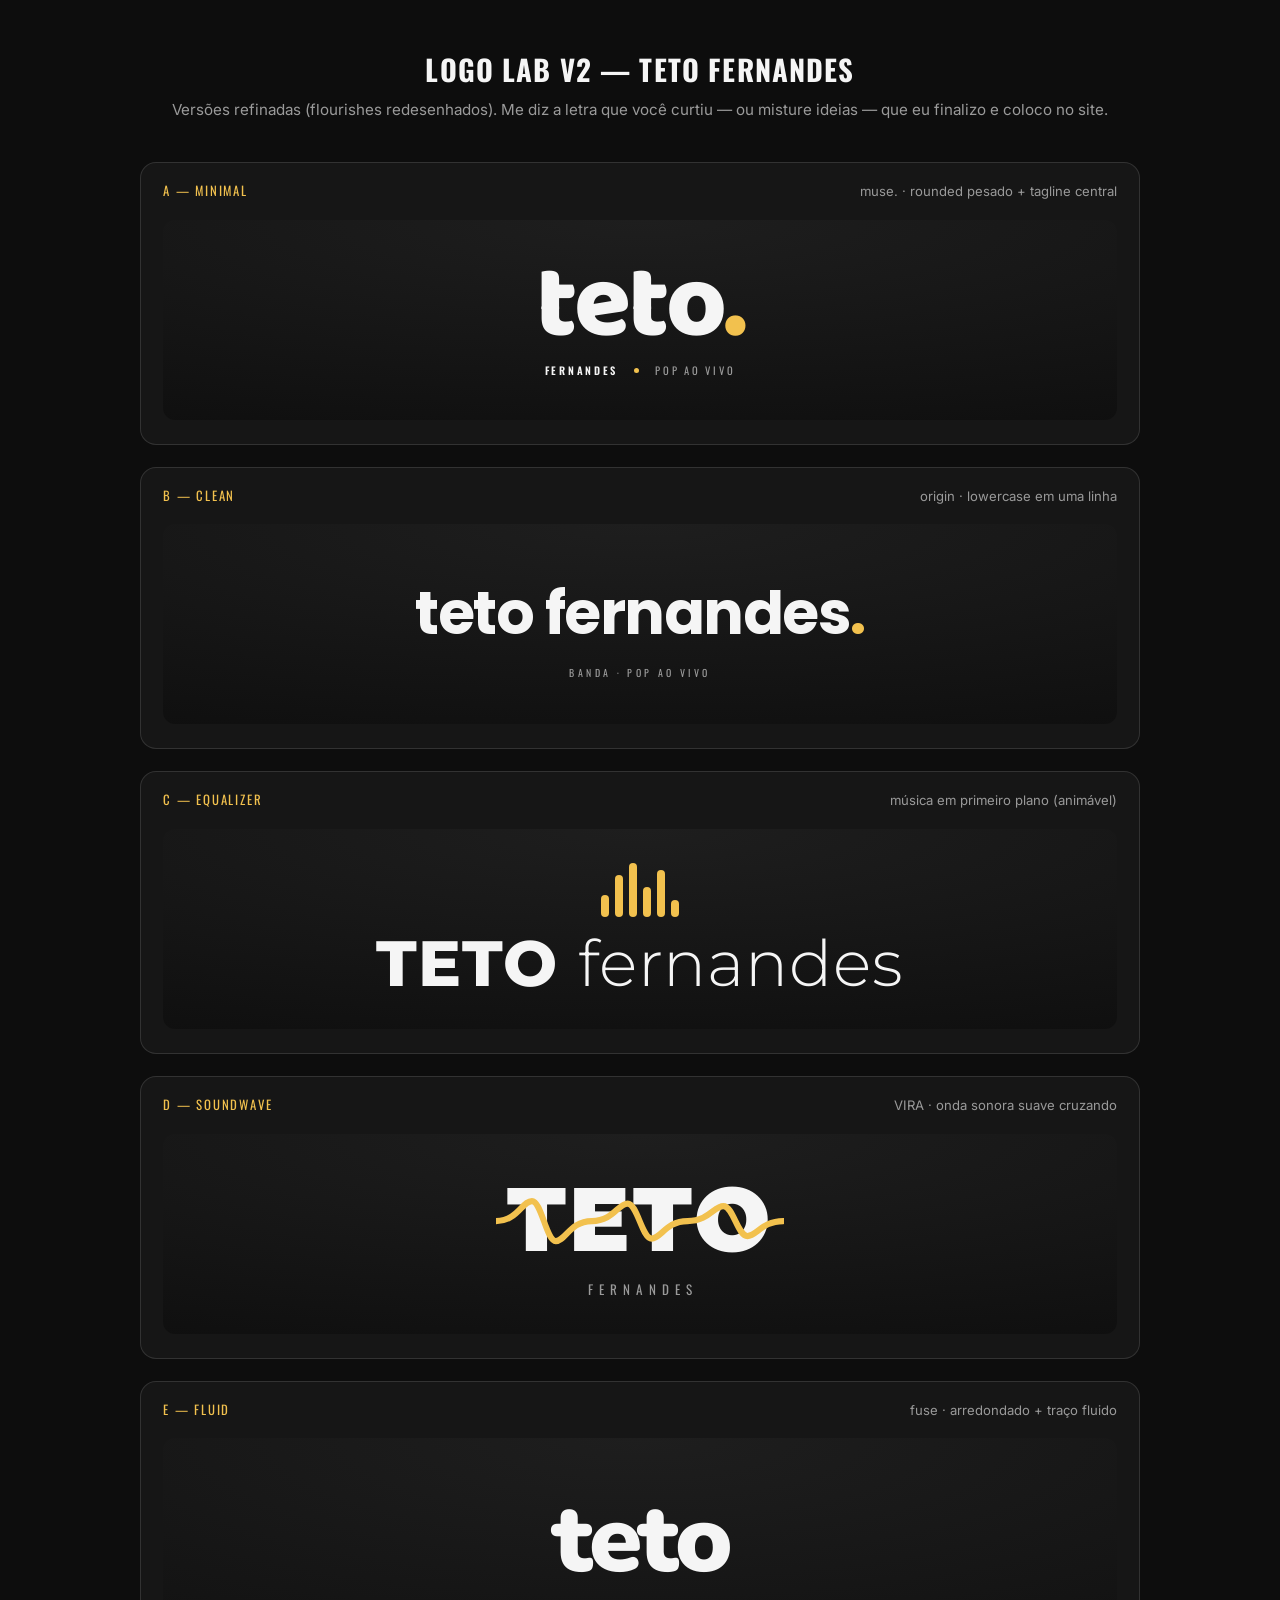
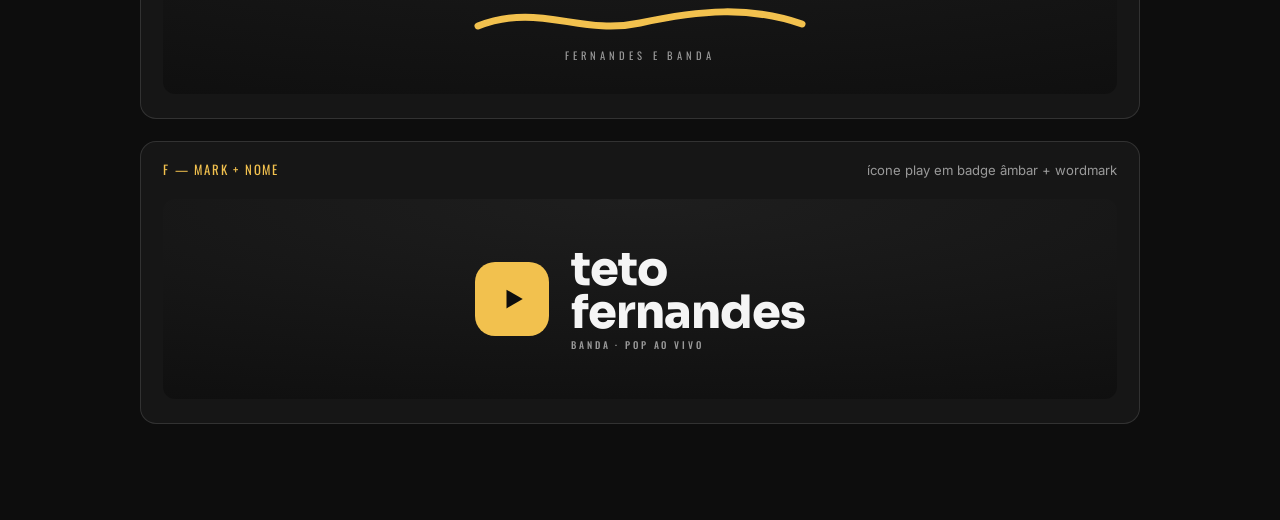
<file: logos.html>
<!DOCTYPE html>
<html lang="pt-BR">
<head>
<meta charset="UTF-8" />
<meta name="viewport" content="width=device-width, initial-scale=1.0" />
<title>Teto Fernandes — Logo Lab v2</title>
<link rel="preconnect" href="https://fonts.googleapis.com" />
<link rel="preconnect" href="https://fonts.gstatic.com" crossorigin />
<link href="https://fonts.googleapis.com/css2?family=Baloo+2:wght@600;700;800&family=Poppins:wght@600;700;800&family=Montserrat:wght@700;800;900&family=Nunito:wght@800;900;1000&family=Sora:wght@700;800&family=Inter:wght@400;500;600&family=Oswald:wght@500;600;700&display=swap" rel="stylesheet" />
<style>
  :root{ --bg:#0d0d0d; --bg-2:#161616; --line:rgba(255,255,255,.12); --text:#f5f5f5; --muted:#9a9a9a; --accent:#f2c14e; }
  *{box-sizing:border-box;margin:0;padding:0}
  body{background:var(--bg);color:var(--text);font-family:'Inter',sans-serif;padding:48px 20px 96px;line-height:1.5}
  .head{max-width:1000px;margin:0 auto 40px;text-align:center}
  .head h1{font-family:'Oswald';text-transform:uppercase;letter-spacing:.04em;font-size:1.8rem}
  .head p{color:var(--muted);margin-top:8px;font-size:.95rem}
  .grid{max-width:1000px;margin:0 auto;display:grid;gap:22px}
  .card{background:var(--bg-2);border:1px solid var(--line);border-radius:16px;padding:18px 22px 24px}
  .card .tag{display:flex;justify-content:space-between;align-items:baseline;margin-bottom:18px;gap:16px}
  .card .name{font-family:'Oswald';text-transform:uppercase;letter-spacing:.14em;font-size:.8rem;color:var(--accent);white-space:nowrap}
  .card .desc{color:var(--muted);font-size:.82rem;text-align:right}
  .stage{min-height:200px;display:flex;align-items:center;justify-content:center;padding:30px;
         background:radial-gradient(130% 130% at 50% 0,#1e1e1e,#0d0d0d);border-radius:12px}

  /* A — muse. minimal */
  .vA{text-align:center}
  .vA .word{font-family:'Baloo 2';font-weight:800;font-size:104px;line-height:.85;letter-spacing:-3px}
  .vA .word .dot{color:var(--accent)}
  .vA .meta{display:flex;align-items:center;justify-content:center;gap:16px;margin-top:14px;
            font-family:'Oswald';text-transform:uppercase;letter-spacing:.26em;font-size:.66rem;color:var(--muted)}
  .vA .meta b{color:var(--text);font-weight:600}
  .vA .meta i{width:5px;height:5px;border-radius:50%;background:var(--accent);display:inline-block}

  /* B — origin clean one-liner */
  .vB{text-align:center}
  .vB .word{font-family:'Poppins';font-weight:700;font-size:60px;letter-spacing:-1.5px}
  .vB .word .dot{color:var(--accent)}
  .vB .sub{font-family:'Oswald';text-transform:uppercase;letter-spacing:.34em;font-size:.62rem;color:var(--muted);margin-top:8px}

  /* C — equalizer (clean, music-forward) */
  .vC{text-align:center}
  .vC .word{font-family:'Montserrat';font-weight:800;font-size:64px;letter-spacing:1px;line-height:1}
  .vC .eq{display:flex;align-items:flex-end;justify-content:center;gap:6px;height:54px;margin:0 0 14px}
  .vC .eq span{width:8px;border-radius:4px;background:var(--accent)}
  .vC .eq span:nth-child(1){height:40%}
  .vC .eq span:nth-child(2){height:78%}
  .vC .eq span:nth-child(3){height:100%}
  .vC .eq span:nth-child(4){height:55%}
  .vC .eq span:nth-child(5){height:88%}
  .vC .eq span:nth-child(6){height:32%}
  .vC .small{font-weight:300}

  /* D — soundwave through caps (VIRA) */
  .vD{text-align:center}
  .vD .row{position:relative;display:inline-block;padding:6px 0}
  .vD .word{font-family:'Montserrat';font-weight:900;font-size:90px;letter-spacing:3px;line-height:1}
  .vD .wave{position:absolute;left:-4%;top:52%;width:108%;height:50px;transform:translateY(-50%);pointer-events:none}
  .vD .sub{font-family:'Oswald';text-transform:uppercase;letter-spacing:.46em;font-size:.82rem;color:var(--muted);margin-top:10px;padding-left:.46em}

  /* E — fluid underline swash (fuse) */
  .vE{text-align:center}
  .vE .word{font-family:'Nunito';font-weight:900;font-size:96px;letter-spacing:-4px}
  .vE .swash{display:block;margin:-6px auto 0;width:340px;height:34px}
  .vE .sub{font-family:'Oswald';text-transform:uppercase;letter-spacing:.38em;font-size:.66rem;color:var(--muted);margin-top:8px}

  /* F — mark + wordmark lockup (play / pick) */
  .vF{display:flex;align-items:center;gap:22px}
  .vF .mark{width:74px;height:74px;border-radius:20px;background:var(--accent);display:flex;align-items:center;justify-content:center;flex:none}
  .vF .mark svg{width:30px;height:30px;margin-left:4px}
  .vF .txt{font-family:'Sora';font-weight:800;font-size:46px;line-height:.95;letter-spacing:-1px}
  .vF .txt small{display:block;font-family:'Oswald';font-weight:500;text-transform:uppercase;letter-spacing:.3em;font-size:.6rem;color:var(--muted);margin-top:6px}

  @media(max-width:560px){
    .vA .word{font-size:66px}.vB .word{font-size:40px}.vC .word{font-size:42px}
    .vD .word{font-size:54px}.vE .word{font-size:62px}.vF .txt{font-size:32px}
  }
</style>
</head>
<body>
  <div class="head">
    <h1>Logo Lab v2 — Teto Fernandes</h1>
    <p>Versões refinadas (flourishes redesenhados). Me diz a letra que você curtiu — ou misture ideias — que eu finalizo e coloco no site.</p>
  </div>

  <div class="grid">

    <!-- A -->
    <div class="card">
      <div class="tag"><span class="name">A — Minimal</span><span class="desc">muse. · rounded pesado + tagline central</span></div>
      <div class="stage">
        <div class="vA">
          <div class="word">teto<span class="dot">.</span></div>
          <div class="meta"><b>FERNANDES</b><i></i><span>POP AO VIVO</span></div>
        </div>
      </div>
    </div>

    <!-- B -->
    <div class="card">
      <div class="tag"><span class="name">B — Clean</span><span class="desc">origin · lowercase em uma linha</span></div>
      <div class="stage">
        <div class="vB">
          <div class="word">teto fernandes<span class="dot">.</span></div>
          <div class="sub">banda · pop ao vivo</div>
        </div>
      </div>
    </div>

    <!-- C -->
    <div class="card">
      <div class="tag"><span class="name">C — Equalizer</span><span class="desc">música em primeiro plano (animável)</span></div>
      <div class="stage">
        <div class="vC">
          <div class="eq"><span></span><span></span><span></span><span></span><span></span><span></span></div>
          <div class="word">TETO <span class="small">fernandes</span></div>
        </div>
      </div>
    </div>

    <!-- D -->
    <div class="card">
      <div class="tag"><span class="name">D — Soundwave</span><span class="desc">VIRA · onda sonora suave cruzando</span></div>
      <div class="stage">
        <div class="vD">
          <div class="row">
            <div class="word">TETO</div>
            <svg class="wave" viewBox="0 0 240 40" preserveAspectRatio="none" fill="none" stroke="#f2c14e" stroke-width="5" stroke-linecap="round" stroke-linejoin="round">
              <path d="M0 20 C 18 20 22 4 30 4 C 38 4 42 36 50 36 C 58 36 62 20 80 20 C 98 20 102 6 110 6 C 118 6 122 34 130 34 C 138 34 142 20 160 20 C 178 20 182 8 190 8 C 198 8 202 32 210 32 C 218 32 222 20 240 20"/>
            </svg>
          </div>
          <div class="sub">Fernandes</div>
        </div>
      </div>
    </div>

    <!-- E -->
    <div class="card">
      <div class="tag"><span class="name">E — Fluid</span><span class="desc">fuse · arredondado + traço fluido</span></div>
      <div class="stage">
        <div class="vE">
          <div class="word">teto</div>
          <svg class="swash" viewBox="0 0 340 34" fill="none" stroke="#f2c14e" stroke-width="7" stroke-linecap="round">
            <path d="M8 20 C 70 -4, 110 30, 170 17 S 280 0, 332 18"/>
          </svg>
          <div class="sub">Fernandes e Banda</div>
        </div>
      </div>
    </div>

    <!-- F -->
    <div class="card">
      <div class="tag"><span class="name">F — Mark + nome</span><span class="desc">ícone play em badge âmbar + wordmark</span></div>
      <div class="stage">
        <div class="vF">
          <div class="mark">
            <svg viewBox="0 0 24 24" fill="#0d0d0d"><path d="M6 4.5v15l13-7.5z"/></svg>
          </div>
          <div class="txt">teto<br>fernandes<small>banda · pop ao vivo</small></div>
        </div>
      </div>
    </div>

  </div>
</body>
</html>
</file>
<file: styles.css>
/* ===================== TOKENS ===================== */
:root {
  --bg:        #0d0d0d;
  --bg-2:      #141414;
  --bg-3:      #1c1c1c;
  --text:      #f5f5f5;
  --muted:     #a3a3a3;
  --line:      rgba(255, 255, 255, 0.12);

  /* Brand red — the logo + accents. Change this one value to re-theme. */
  --accent:    #e64a19;
  --accent-2:  #bf360c;
  --accent-ink:#ffffff;
  --brand:     #e64a19; /* logo wordmark color */
  --brand-dot: #ffffff; /* the period color */

  --maxw: 1140px;
  --radius: 14px;
  --header-h: 76px;

  --font-display: "Oswald", system-ui, sans-serif;
  --font-brand: "Poppins", system-ui, sans-serif;
  --font-body: "Inter", system-ui, sans-serif;
}

/* ===================== RESET ===================== */
* { box-sizing: border-box; margin: 0; padding: 0; }
html { scroll-behavior: smooth; scroll-padding-top: var(--header-h); }
body {
  font-family: var(--font-body);
  background: var(--bg);
  color: var(--text);
  line-height: 1.6;
  -webkit-font-smoothing: antialiased;
  overflow-x: hidden;
}
img { max-width: 100%; display: block; }
a { color: inherit; text-decoration: none; }
ul { list-style: none; }

.container { width: 100%; max-width: var(--maxw); margin: 0 auto; padding: 0 24px; }

/* ===================== TYPOGRAPHY ===================== */
h1, h2, h3 {
  font-family: var(--font-display);
  font-weight: 700;
  line-height: 1.05;
  text-transform: uppercase;
  letter-spacing: 0.02em;
}
.section h2 { font-size: clamp(2rem, 5vw, 3.4rem); }
.eyebrow {
  display: inline-block;
  font-family: var(--font-display);
  font-weight: 600;
  letter-spacing: 0.28em;
  text-transform: uppercase;
  font-size: 0.78rem;
  color: var(--accent);
  margin-bottom: 0.6rem;
}
.section-sub { color: var(--muted); margin-top: 0.5rem; font-size: 1.05rem; }

/* ===================== BUTTONS ===================== */
.btn {
  display: inline-flex;
  align-items: center;
  gap: 0.5rem;
  font-family: var(--font-display);
  font-weight: 600;
  text-transform: uppercase;
  letter-spacing: 0.08em;
  font-size: 0.95rem;
  padding: 0.85rem 1.8rem;
  border-radius: 100px;
  border: 1px solid transparent;
  cursor: pointer;
  transition: transform 0.18s ease, background 0.18s ease, color 0.18s ease;
}
.btn:hover { transform: translateY(-2px); }
.btn-primary { background: var(--accent); color: var(--accent-ink); }
.btn-primary:hover { background: var(--accent-2); }
.btn-ghost { background: transparent; color: var(--text); border-color: var(--line); }
.btn-ghost:hover { border-color: var(--accent); color: var(--accent); }

/* ===================== HEADER ===================== */
.site-header {
  position: fixed;
  inset: 0 0 auto 0;
  height: var(--header-h);
  z-index: 100;
  display: flex;
  align-items: center;
  transition: background 0.3s ease, border-color 0.3s ease, backdrop-filter 0.3s ease;
  border-bottom: 1px solid transparent;
}
.site-header.scrolled {
  background: rgba(13, 13, 13, 0.85);
  backdrop-filter: blur(12px);
  border-bottom-color: var(--line);
}
.header-inner { display: flex; align-items: center; justify-content: space-between; }
/* ---- Logo wordmark (Poppins, orange) ---- */
.wordmark {
  font-family: var(--font-brand);
  font-weight: 800;
  text-transform: lowercase;
  letter-spacing: -0.03em;
  line-height: 1;
  color: var(--brand);
  display: inline-block;
  white-space: nowrap;
}
.wordmark .dot { color: var(--brand-dot); }
.wordmark--sm { font-size: 1.6rem; }
.wordmark--md { font-size: 2.1rem; }
.nav { display: flex; align-items: center; gap: 2.5rem; }
.nav-list { display: flex; gap: 2rem; }
.nav-list a {
  font-family: var(--font-display);
  font-weight: 500;
  text-transform: uppercase;
  letter-spacing: 0.06em;
  font-size: 0.95rem;
  color: var(--text);
  position: relative;
  padding: 4px 0;
  transition: color 0.18s ease;
}
.nav-list a::after {
  content: "";
  position: absolute;
  left: 0; bottom: -2px;
  width: 0; height: 2px;
  background: var(--accent);
  transition: width 0.22s ease;
}
.nav-list a:hover { color: var(--accent); }
.nav-list a:hover::after { width: 100%; }
.nav-social { display: flex; gap: 1rem; align-items: center; }
.nav-social a { color: var(--muted); transition: color 0.18s ease, transform 0.18s ease; display: flex; }
.nav-social a:hover { color: var(--accent); transform: translateY(-2px); }

.nav-toggle {
  display: none;
  flex-direction: column;
  gap: 5px;
  background: none;
  border: 0;
  cursor: pointer;
  padding: 6px;
}
.nav-toggle span {
  width: 26px; height: 2px;
  background: var(--text);
  transition: transform 0.25s ease, opacity 0.2s ease;
}
.nav-toggle[aria-expanded="true"] span:nth-child(1) { transform: translateY(7px) rotate(45deg); }
.nav-toggle[aria-expanded="true"] span:nth-child(2) { opacity: 0; }
.nav-toggle[aria-expanded="true"] span:nth-child(3) { transform: translateY(-7px) rotate(-45deg); }

/* ===================== HERO ===================== */
.hero {
  position: relative;
  min-height: 100svh;
  display: flex;
  align-items: center;
  justify-content: center;
  text-align: center;
  overflow: hidden;
}
.hero-img {
  position: absolute; inset: 0;
  display: block;
  width: 100%; height: 100%;
  object-fit: cover;
  object-position: 50% 53%; /* enquadramento da foto retrato (sobe um pouco) */
  filter: grayscale(100%) contrast(1.06) brightness(0.95); /* preto e branco */
  z-index: 0;
  transform: scale(1.22); /* overscan p/ o parallax não abrir bordas */
  will-change: transform;
  animation: heroImgIn 1.2s ease both;
}
@keyframes heroImgIn { from { opacity: 0; } to { opacity: 1; } }
.hero-overlay {
  position: absolute; inset: 0;
  background:
    radial-gradient(120% 100% at 50% 32%, rgba(13,13,13,0.12), rgba(13,13,13,0.5)),
    linear-gradient(to bottom, rgba(13,13,13,0.35), rgba(13,13,13,0.28) 45%, rgba(13,13,13,0.9) 100%);
  z-index: 1;
}
.hero-content { position: relative; z-index: 2; display: flex; flex-direction: column; align-items: center; transform: translateY(7vh); will-change: transform, opacity; }
.hero-logo {
  width: min(820px, 90vw);
  margin: 0 auto;
  filter: drop-shadow(0 12px 50px rgba(0, 0, 0, 0.55));
  animation: logoIn 1.3s cubic-bezier(0.2, 0.7, 0.2, 1) 0.15s both;
}

/* Hover energético na logo do hero */
.hero-logo-text { display: block; width: 100%; height: auto; cursor: default; transition: filter 0.3s ease; }
.hero-logo:hover .hero-logo-text {
  animation: energyPulse 0.8s ease-in-out infinite;
  filter: drop-shadow(0 0 22px rgba(230, 74, 25, 0.6));
}
.hero-logo:hover .dot { animation: dotPulse 0.8s ease-in-out infinite; }
@keyframes energyPulse {
  0%, 100% { transform: scale(1) rotate(0deg); }
  25% { transform: scale(1.04) rotate(-2deg); }
  50% { transform: scale(1.06) rotate(0deg); }
  75% { transform: scale(1.04) rotate(2deg); }
}
@keyframes dotPulse {
  0%, 100% { transform: scale(1); }
  50% { transform: scale(1.5) translateY(-2px); }
}
@keyframes logoIn {
  from { opacity: 0; transform: translateY(26px) scale(0.97); filter: blur(8px); }
  to   { opacity: 1; transform: none; filter: blur(0); }
}
@keyframes fadeUp {
  from { opacity: 0; transform: translateY(16px); }
  to   { opacity: 1; transform: none; }
}
.hero-tagline {
  font-family: var(--font-display);
  font-weight: 400;
  text-transform: uppercase;
  letter-spacing: 0.2em;
  color: var(--text);
  font-size: clamp(0.85rem, 2.2vw, 1.15rem);
  margin: 1.2rem 0 2rem;
  animation: fadeUp 1s ease 0.75s both;
}
.hero-actions {
  display: flex; gap: 1rem; flex-wrap: wrap; justify-content: center;
  animation: fadeUp 1s ease 1s both;
}

.scroll-cue {
  position: absolute;
  bottom: 28px; left: 50%;
  transform: translateX(-50%);
  width: 26px; height: 42px;
  border: 2px solid rgba(255,255,255,0.45);
  border-radius: 20px;
  z-index: 2;
}
.scroll-cue span {
  position: absolute;
  top: 8px; left: 50%;
  width: 4px; height: 8px;
  margin-left: -2px;
  background: var(--accent);
  border-radius: 4px;
  animation: scrollDot 1.6s ease-in-out infinite;
}
@keyframes scrollDot { 0%{opacity:0;transform:translateY(0)} 40%{opacity:1} 80%,100%{opacity:0;transform:translateY(14px)} }

/* ===================== SECTIONS ===================== */
.section { padding: clamp(4rem, 9vw, 7rem) 0; }
.section-head { text-align: center; max-width: 640px; margin: 0 auto 3rem; }
.shows { background: var(--bg); }
.sobre { background: var(--bg-2); }
.musica { background: var(--bg); }

/* ===================== AGENDA ===================== */
.agenda { display: flex; flex-direction: column; gap: 1rem; max-width: 860px; margin: 0 auto; }
.agenda-state { text-align: center; color: var(--muted); padding: 2rem 0; }
.event {
  display: grid;
  grid-template-columns: 92px 1fr auto;
  align-items: center;
  gap: 1.5rem;
  background: var(--bg-3);
  border: 1px solid var(--line);
  border-radius: var(--radius);
  padding: 1.1rem 1.5rem;
  transition: transform 0.18s ease, border-color 0.18s ease;
}
.event:hover { transform: translateY(-3px); border-color: var(--accent); }
.event-date {
  text-align: center;
  border-right: 1px solid var(--line);
  padding-right: 1rem;
}
.event-day { font-family: var(--font-display); font-weight: 700; font-size: 2rem; line-height: 1; }
.event-month { font-family: var(--font-display); text-transform: uppercase; letter-spacing: 0.15em; color: var(--accent); font-size: 0.8rem; }
.event-year { color: var(--muted); font-size: 0.75rem; }
.event-info h3 { font-size: 1.3rem; text-transform: none; letter-spacing: 0; }
.event-info p { color: var(--muted); font-size: 0.95rem; }
.event-cta .btn { padding: 0.6rem 1.3rem; font-size: 0.82rem; }
.event-cta .soon { color: var(--muted); font-size: 0.85rem; font-style: italic; }

/* ===================== SOBRE ===================== */
.sobre-grid {
  display: grid;
  grid-template-columns: 1fr 1fr;
  gap: clamp(2rem, 5vw, 4rem);
  align-items: center;
  margin-bottom: clamp(2.5rem, 5vw, 4rem);
}
.sobre-text p { color: var(--muted); margin-top: 1rem; max-width: 52ch; }
.sobre-text h2 { margin-top: 0.4rem; }
.sobre-text p.sobre-lead { color: var(--text); font-size: 1.18rem; font-weight: 500; }
.sobre-text p.sobre-lines {
  color: var(--text);
  font-weight: 500;
  border-left: 3px solid var(--accent);
  padding-left: 1.1rem;
  line-height: 1.9;
}
.sobre-text p.sobre-tagline {
  font-family: "Rock Salt", cursive;
  font-weight: 400;
  color: var(--brand);
  font-size: 1.4rem;
  line-height: 1.9;
  margin-top: 1.8rem;
}
.sobre-photo img {
  border-radius: var(--radius);
  width: 100%;
  aspect-ratio: 4 / 5;
  object-fit: cover;
}
.gallery {
  display: grid;
  grid-template-columns: repeat(auto-fit, minmax(200px, 1fr));
  gap: 1rem;
}
.gallery img {
  width: 100%;
  aspect-ratio: 1 / 1;
  object-fit: cover;
  border-radius: 12px;
  transition: transform 0.25s ease, filter 0.25s ease;
  filter: grayscale(0.2);
}
.gallery img:hover { transform: scale(1.03); filter: grayscale(0); }

/* ===================== PLAYER ===================== */
.player { max-width: 860px; margin: 0 auto; }
.player iframe { border-radius: var(--radius); display: block; }

/* ===================== FOOTER ===================== */
.footer { background: var(--bg-2); border-top: 1px solid var(--line); padding-top: 4rem; }
.footer-grid {
  display: grid;
  grid-template-columns: 1.5fr 1fr 1.3fr;
  gap: 2.5rem;
  padding-bottom: 3rem;
  align-items: start;
}
.footer-nav { display: flex; flex-direction: column; gap: 0.65rem; }
.footer-nav h3 { font-size: 1.2rem; margin-bottom: 0.5rem; }
.footer-nav a {
  color: var(--muted);
  font-family: var(--font-display);
  text-transform: uppercase;
  letter-spacing: 0.06em;
  font-size: 0.92rem;
  width: fit-content;
  transition: color 0.18s ease;
}
.footer-nav a:hover { color: var(--accent); }
.footer-logo { margin-bottom: 1rem; }
.footer-brand p { color: var(--muted); max-width: 36ch; }
.footer-contact h3 { font-size: 1.2rem; margin-bottom: 1rem; }
.footer-contact p { margin-bottom: 0.5rem; }
.footer-contact a { color: var(--text); transition: color 0.18s ease; }
.footer-contact a:hover { color: var(--accent); }
.footer-social { display: flex; gap: 1.2rem; margin-top: 1rem; }
.footer-social a {
  font-family: var(--font-display);
  text-transform: uppercase;
  letter-spacing: 0.08em;
  font-size: 0.85rem;
  color: var(--muted);
}
.footer-social a:hover { color: var(--accent); }
.footer-bottom { border-top: 1px solid var(--line); padding-top: 1.5rem; padding-bottom: 1.5rem; }
.footer-bottom p { color: var(--muted); font-size: 0.85rem; text-align: center; }

/* ===================== REVEAL ANIMATION ===================== */
.reveal {
  opacity: 0;
  transform: translateY(30px);
  filter: blur(4px);
  transition: opacity 0.8s cubic-bezier(0.16, 1, 0.3, 1),
    transform 0.8s cubic-bezier(0.16, 1, 0.3, 1), filter 0.8s ease;
}
.reveal.visible { opacity: 1; transform: none; filter: blur(0); }

/* ===================== RESPONSIVE ===================== */
@media (max-width: 860px) {
  .nav-toggle { display: flex; z-index: 101; }
  .nav {
    position: fixed;
    inset: 0 0 0 auto;
    width: min(320px, 80vw);
    flex-direction: column;
    justify-content: center;
    gap: 2.5rem;
    background: var(--bg-2);
    border-left: 1px solid var(--line);
    transform: translateX(100%);
    transition: transform 0.3s ease;
    padding: 2rem;
  }
  .nav.open { transform: translateX(0); }
  .nav-list { flex-direction: column; gap: 1.5rem; text-align: center; }
  .nav-list a { font-size: 1.3rem; }

  .sobre-grid { grid-template-columns: 1fr; }
  .sobre-photo { order: -1; }
  .footer-grid { grid-template-columns: 1fr; }

  .event { grid-template-columns: 72px 1fr; gap: 1rem; }
  .event-cta { grid-column: 1 / -1; justify-self: start; padding-left: calc(72px + 1rem); }
}

@media (prefers-reduced-motion: reduce) {
  * { animation: none !important; transition: none !important; }
  .reveal { opacity: 1; transform: none; filter: none; }
  .gallery img { opacity: 1; transform: none; }
}

/* ===================== ENTRADA EM CASCATA (galeria) ===================== */
.gallery img {
  opacity: 0;
  transform: translateY(24px);
  transition:
    opacity 0.6s cubic-bezier(0.16, 1, 0.3, 1),
    transform 0.6s cubic-bezier(0.16, 1, 0.3, 1),
    filter 0.25s ease,
    box-shadow 0.25s ease;
}
.gallery.visible img { opacity: 1; transform: none; }
.gallery.visible img:nth-child(1) { transition-delay: 0.04s; }
.gallery.visible img:nth-child(2) { transition-delay: 0.11s; }
.gallery.visible img:nth-child(3) { transition-delay: 0.18s; }
.gallery.visible img:nth-child(4) { transition-delay: 0.25s; }
.gallery.visible img:nth-child(5) { transition-delay: 0.32s; }
.gallery.visible img:nth-child(6) { transition-delay: 0.39s; }
.gallery img:hover {
  transform: scale(1.04);
  filter: grayscale(0);
  box-shadow: 0 16px 40px -18px rgba(0, 0, 0, 0.8);
  transition-delay: 0s;
}

/* ===================== SILHUETA DA MARCA ===================== */
/* Sobre: silhueta grande que surge ao rolar (fica sutil ao fundo) */
.sobre { position: relative; overflow: hidden; }
.sobre .container { position: relative; z-index: 1; }
.sobre-silhouette {
  position: absolute;
  right: -30px;
  top: 14%;
  width: min(340px, 40vw);
  height: auto;
  z-index: 0;
  pointer-events: none;
  opacity: 0;
  transform: translateX(60px);
  transition: opacity 1s ease, transform 1s ease;
}
.sobre-silhouette.visible { opacity: 0.1; transform: translateX(0); }

/* Divisor entre seções: silhueta laranja entre dois traços */
.section-divider {
  display: flex;
  align-items: center;
  justify-content: center;
  gap: 1.2rem;
  background: var(--bg-2);
  padding: 1.5rem 0 2.6rem;
}
.section-divider::before,
.section-divider::after {
  content: "";
  height: 1px;
  width: clamp(40px, 12vw, 90px);
  background: var(--line);
}
.section-divider img { width: 46px; height: auto; opacity: 0.95; }

/* Ícone no rodapé */
.footer-mark { display: inline-block; text-align: center; }
.footer-silhouette { display: block; width: 116px; height: auto; opacity: 0.9; margin: 0 auto 0.3rem; }

/* Silhueta no menu (no lugar do tf.) */
.brand-silhouette { display: block; height: 46px; width: auto; }

/* ===================== VÍDEOS ===================== */
.videos { background: var(--bg); }
.video-wrap {
  max-width: 900px;
  margin: 0 auto;
  position: relative;
  aspect-ratio: 16 / 9;
  border-radius: var(--radius);
  overflow: hidden;
  border: 1px solid var(--line);
  box-shadow: 0 24px 60px -30px rgba(0, 0, 0, 0.8);
}
.video-wrap iframe { position: absolute; inset: 0; width: 100%; height: 100%; border: 0; }
.videos-cta { text-align: center; margin-top: 2rem; }

/* ===================== BOTÃO FLUTUANTE WHATSAPP ===================== */
.wa-float {
  position: fixed;
  right: 20px;
  bottom: 20px;
  z-index: 90;
  display: inline-flex;
  align-items: center;
  gap: 0.6rem;
  background: #25d366;
  color: #fff;
  padding: 0.7rem 1.1rem;
  border-radius: 100px;
  text-decoration: none;
  font-family: var(--font-display);
  text-transform: uppercase;
  letter-spacing: 0.06em;
  font-size: 0.82rem;
  font-weight: 600;
  box-shadow: 0 12px 30px -8px rgba(0, 0, 0, 0.55);
  opacity: 0;
  transform: translateY(16px);
  pointer-events: none;
  transition: opacity 0.4s ease, transform 0.4s ease, box-shadow 0.2s ease;
}
.wa-float.show { opacity: 1; transform: none; pointer-events: auto; }
.wa-float:hover { box-shadow: 0 16px 42px -10px rgba(37, 211, 102, 0.65); transform: translateY(-2px); }
.wa-ico { width: 22px; height: 22px; flex: none; }
@media (max-width: 560px) {
  .wa-label { display: none; }
  .wa-float { padding: 0.85rem; }
  .wa-ico { width: 24px; height: 24px; }
}

/* ===================== AGENDA: destaque + badges ===================== */
.event--next {
  border-color: var(--accent);
  box-shadow: 0 0 26px -8px rgba(230, 74, 25, 0.55);
}
.next-tag {
  display: inline-block;
  font-family: var(--font-display);
  text-transform: uppercase;
  letter-spacing: 0.15em;
  font-size: 0.62rem;
  color: var(--accent-ink);
  background: var(--accent);
  padding: 2px 9px;
  border-radius: 100px;
  margin-bottom: 6px;
}
.badge-sold {
  display: inline-block;
  font-family: var(--font-display);
  text-transform: uppercase;
  letter-spacing: 0.08em;
  font-size: 0.8rem;
  color: var(--muted);
  background: rgba(255, 255, 255, 0.06);
  border: 1px solid var(--line);
  padding: 0.55rem 1.1rem;
  border-radius: 100px;
}

/* ===================== TOQUES MODERNOS ===================== */
/* Grão sutil sobre o site (ar premium) */
body::after {
  content: "";
  position: fixed;
  inset: 0;
  z-index: 60;
  pointer-events: none;
  opacity: 0.045;
  mix-blend-mode: overlay;
  background-image: url("data:image/svg+xml,%3Csvg xmlns='http://www.w3.org/2000/svg' width='140' height='140'%3E%3Cfilter id='n'%3E%3CfeTurbulence type='fractalNoise' baseFrequency='0.9' numOctaves='2' stitchTiles='stitch'/%3E%3C/filter%3E%3Crect width='100%25' height='100%25' filter='url(%23n)'/%3E%3C/svg%3E");
  background-size: 140px 140px;
}

/* Hover mais sofisticado: brilho no botão + sombra nos cards */
.btn { transition: transform 0.18s ease, background 0.18s ease, color 0.18s ease, box-shadow 0.18s ease; }
.btn-primary:hover { box-shadow: 0 12px 34px -10px rgba(230, 74, 25, 0.6); }
.event { transition: transform 0.18s ease, border-color 0.18s ease, box-shadow 0.18s ease; }
.event:hover { box-shadow: 0 16px 44px -20px rgba(0, 0, 0, 0.75); }
.gallery img { transition: transform 0.25s ease, filter 0.25s ease, box-shadow 0.25s ease; }
.gallery img:hover { box-shadow: 0 16px 40px -18px rgba(0, 0, 0, 0.8); }
</file>
